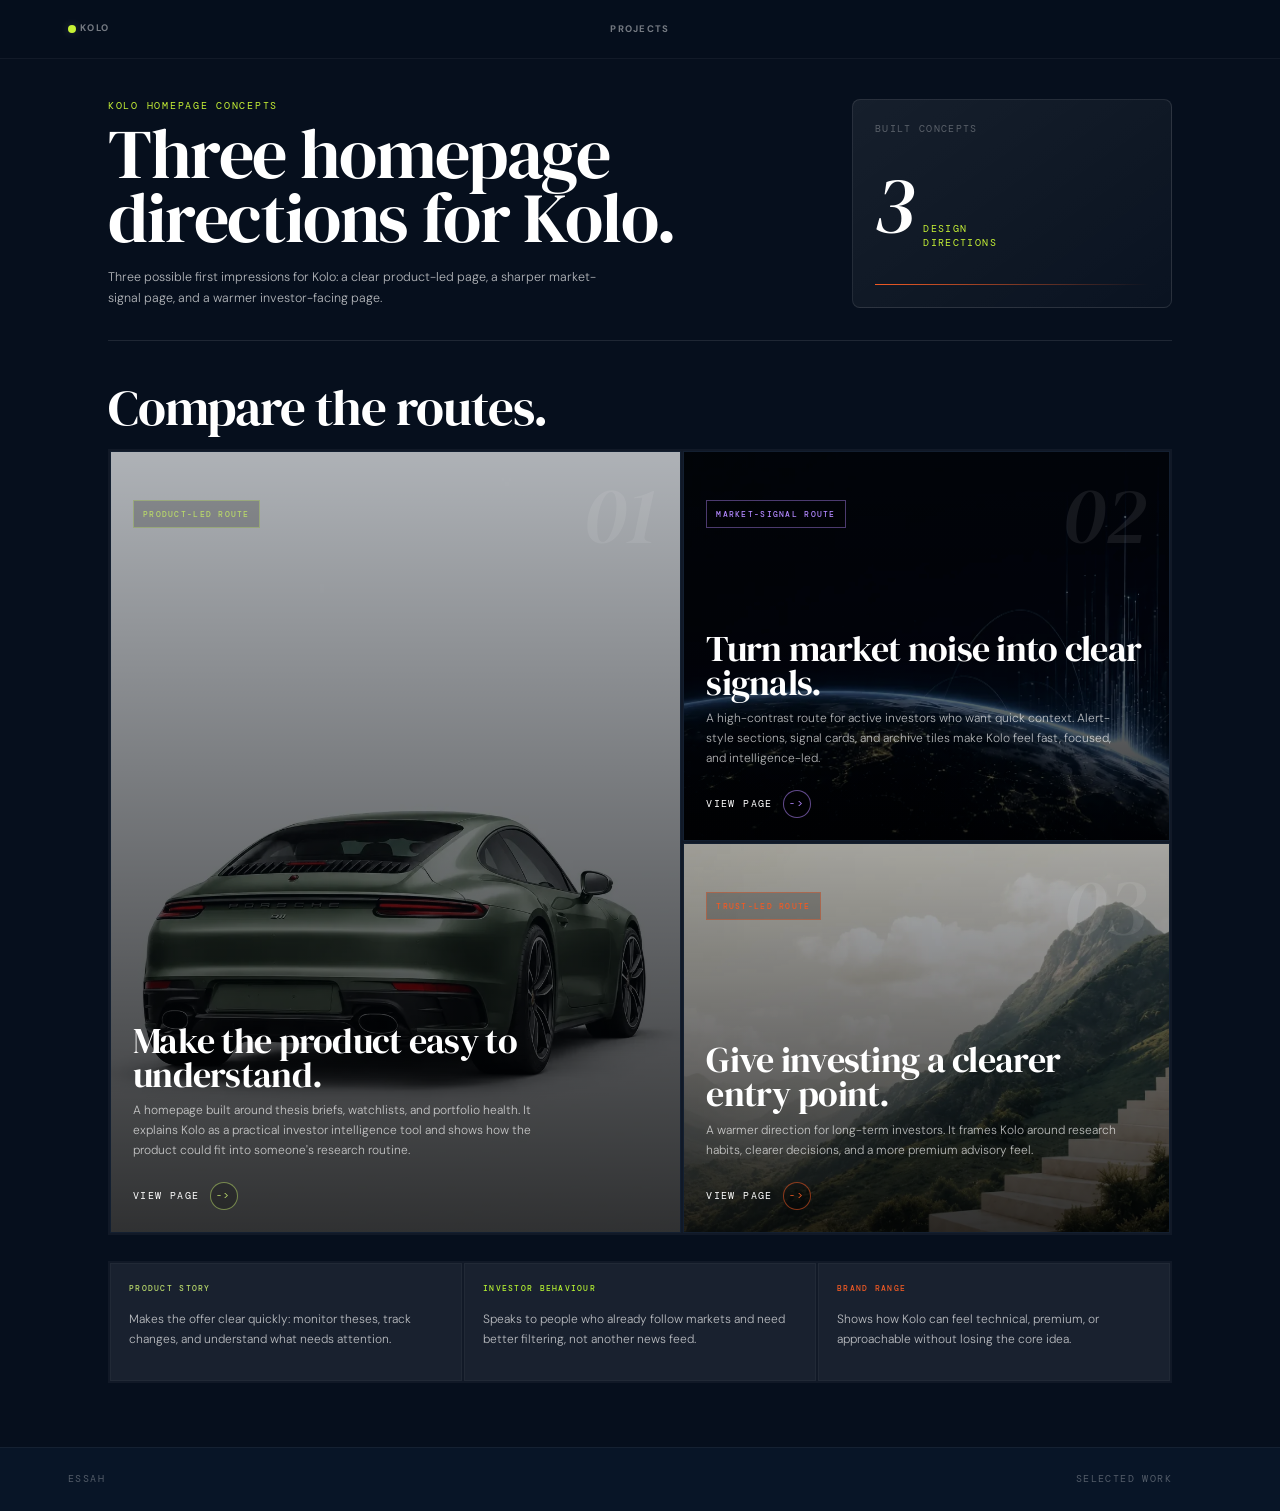
<file: index.html>
<!DOCTYPE html>
<html lang="en">
<head>
<meta charset="utf-8"/>
<meta name="viewport" content="width=device-width, initial-scale=1.0"/>
<title>Maureen Essah | Kolo Homepage Directions</title>
<link rel="icon" href="favicon-main.svg" type="image/svg+xml"/>
<link rel="preconnect" href="https://fonts.googleapis.com"/>
<link rel="preconnect" href="https://fonts.gstatic.com" crossorigin/>
<link href="https://fonts.googleapis.com/css2?family=DM+Sans:ital,opsz,wght@0,9..40,300;0,9..40,400;0,9..40,500;0,9..40,700;0,9..40,900;1,9..40,300;1,9..40,700&family=DM+Serif+Display:ital@0;1&family=DM+Mono:wght@400;500&display=swap" rel="stylesheet"/>
<style>
*,*::before,*::after{box-sizing:border-box;margin:0;padding:0}
:root{
  --bg:#060f1d;
  --bg2:#081527;
  --panel:#081527;
  --ink:#ffffff;
  --line:rgba(255,255,255,.1);
  --olive:#b8d86a;
  --deep:#b4f032;
  --orange:#f15a24;
  --lime:#c6f135;
  --purple:#b388ff;
  --w:#ffffff;
  --w70:rgba(255,255,255,.7);
  --w30:rgba(255,255,255,.3);
  --w05:rgba(255,255,255,.05);
  --serif:"DM Serif Display",Georgia,serif;
  --sans:"DM Sans",system-ui,sans-serif;
  --mono:"DM Mono",monospace;
  --ease:cubic-bezier(.16,1,.3,1)
}
html{scroll-behavior:smooth}
body{background:var(--bg);color:var(--ink);font-family:var(--sans);font-size:15px;line-height:1.5;-webkit-font-smoothing:antialiased;overflow-x:hidden}
a{color:inherit;text-decoration:none}
img{display:block;max-width:100%}
.wrap{max-width:1160px;margin:0 auto;padding:0 3rem}
::selection{background:var(--lime);color:var(--bg)}
#bar{position:fixed;top:0;left:0;height:2px;width:0;background:var(--lime);z-index:999;transition:width .06s linear}
.w{max-width:1160px;margin:0 auto;padding:0 3rem}
nav{position:sticky;top:0;z-index:200;background:rgba(6,15,29,.94);backdrop-filter:blur(18px);-webkit-backdrop-filter:blur(18px);border-bottom:1px solid var(--w05)}
.nav-inner{position:relative;display:flex;align-items:center;justify-content:center;height:58px;gap:1rem}
.nav-logo{position:absolute;left:-40px;top:50%;transform:translateY(-50%);flex-shrink:0;display:inline-flex;align-items:center;gap:4px;min-height:58px;padding-right:16px;text-decoration:none;color:rgba(255,255,255,.92)}
.nav-logo-dot{width:8px;height:8px;border-radius:999px;background:var(--lime);box-shadow:0 0 10px rgba(255,255,255,.18)}
.nav-logo-label{display:inline-flex;align-items:center;font:700 9.5px/1 var(--sans);letter-spacing:.14em;text-transform:uppercase;color:rgba(255,255,255,.45)}
.nav-links{display:flex;align-items:center;gap:.15rem;flex:0 0 auto;justify-content:center}
.nav-link{font-family:var(--sans);font-size:9.5px;font-weight:700;letter-spacing:.14em;text-transform:uppercase;color:rgba(255,255,255,.45);text-decoration:none;padding:.4rem .85rem;border-radius:3px;transition:color .15s,background .15s}
.nav-link:hover{color:var(--w);background:rgba(255,255,255,.07)}
.hero{display:grid;grid-template-columns:minmax(0,1fr) 320px;gap:48px;align-items:end;padding:2.5rem 0 2rem;border-bottom:1px solid var(--line)}
.hero-kicker{font-family:var(--mono);font-size:.6rem;letter-spacing:.18em;text-transform:uppercase;color:var(--lime);margin-bottom:.55rem}
h1{max-width:780px;font-family:var(--serif);font-size:clamp(2.8rem,5.5vw,5rem);font-weight:400;line-height:.9;letter-spacing:-.02em}
.hero-copy{max-width:520px;margin-top:1.15rem;color:var(--w70);font-size:.78rem;font-weight:300;line-height:1.65}
.hero-note{align-self:stretch;display:flex;flex-direction:column;justify-content:space-between;gap:28px;padding:22px;border:1px solid var(--line);background:linear-gradient(145deg,rgba(255,255,255,.065),rgba(255,255,255,.02));border-radius:8px}
.note-label{font-family:var(--mono);font-size:.6rem;letter-spacing:.14em;text-transform:uppercase;color:var(--w30)}
.note-count{display:flex;align-items:baseline;gap:10px}
.note-count strong{font-family:var(--serif);font-size:5rem;font-weight:400;font-style:italic;line-height:.85;letter-spacing:-.02em;color:var(--ink)}
.note-count span{font-family:var(--mono);font-size:.6rem;color:var(--lime);letter-spacing:.14em;text-transform:uppercase}
.note-line{height:1px;background:linear-gradient(90deg,var(--orange),transparent)}
.section-head{display:flex;align-items:end;justify-content:space-between;gap:24px;padding:2.6rem 0 1.1rem}
.section-head h2{font-family:var(--serif);font-size:clamp(2rem,4vw,3.4rem);font-weight:400;line-height:.95;letter-spacing:-.02em}
.section-head p{max-width:360px;color:var(--w70);font-size:.78rem;font-weight:300;line-height:1.65}
.design-grid{display:grid;grid-template-columns:1.08fr .92fr;gap:2px;padding:2px;background:rgba(255,255,255,.045);margin-bottom:54px}
.design-card{position:relative;min-height:390px;display:flex;flex-direction:column;justify-content:space-between;overflow:hidden;background:var(--panel);border:1px solid rgba(255,255,255,.045);isolation:isolate;transition:transform .28s var(--ease),border-color .28s var(--ease)}
.design-card:hover{transform:translateY(-3px);border-color:var(--accent)}
.design-card.featured{min-height:560px;grid-row:span 2}
.design-card::before{content:"";position:absolute;inset:0;background:linear-gradient(180deg,rgba(0,0,0,.06),rgba(0,0,0,.74));z-index:-1}
.design-card::after{content:"";position:absolute;inset:0;background:var(--accent);opacity:0;mix-blend-mode:color;z-index:-1;transition:opacity .32s var(--ease);pointer-events:none}
.design-card:hover::after{opacity:.86}
.design-card img{position:absolute;inset:0;width:100%;height:100%;object-fit:cover;opacity:.72;z-index:-2;filter:saturate(.92);transition:filter .32s var(--ease),opacity .32s var(--ease),transform .5s var(--ease)}
.design-card:hover img{opacity:.82;filter:grayscale(1) contrast(1.08) brightness(.92);transform:scale(1.025)}
.design-card.dark img{opacity:.78;filter:saturate(1.05) contrast(1.08)}
.design-card.orange img{opacity:.74}
.card-top{display:flex;align-items:center;justify-content:space-between;gap:16px;padding:22px}
.badge{font-family:var(--mono);font-size:.5rem;font-weight:500;letter-spacing:.16em;text-transform:uppercase;color:var(--accent);padding:7px 9px;border:1px solid color-mix(in srgb,var(--accent) 42%,transparent);background:rgba(0,0,0,.22)}
.card-num{font-family:var(--serif);font-size:5rem;font-style:italic;line-height:1;color:var(--w);opacity:.08}
.card-body{padding:22px}
.card-body h3{max-width:580px;font-family:var(--serif);font-size:clamp(1.5rem,2.8vw,2.6rem);font-weight:400;line-height:.95;letter-spacing:-.02em;margin-bottom:.6rem}
.card-body p{max-width:420px;color:var(--w70);font-size:.75rem;font-weight:300;line-height:1.65;margin-bottom:1.35rem}
.card-cta{display:inline-flex;align-items:center;gap:10px;font-family:var(--mono);font-size:.62rem;letter-spacing:.14em;text-transform:uppercase;color:#fff}
.card-cta span{display:grid;place-items:center;width:28px;height:28px;border:1px solid color-mix(in srgb,var(--accent) 54%,transparent);border-radius:50%;color:var(--accent);background:rgba(0,0,0,.22)}
.mood-row{display:grid;grid-template-columns:repeat(3,1fr);gap:2px;margin:-28px 0 64px;background:rgba(255,255,255,.045);padding:2px}
.mood{min-height:118px;padding:18px;background:rgba(255,255,255,.035);border:1px solid rgba(255,255,255,.035)}
.mood b{display:block;margin-bottom:16px;font-family:var(--mono);font-size:.5rem;font-weight:500;letter-spacing:.16em;text-transform:uppercase;color:var(--accent)}
.mood span{display:block;color:var(--w70);font-size:.75rem;font-weight:300;line-height:1.65}
footer{background:var(--bg2);border-top:1px solid var(--w05);padding:1.5rem 0}
.foot{display:flex;align-items:center;justify-content:space-between;gap:1rem;color:var(--w30);font-family:var(--mono);font-size:.62rem;letter-spacing:.14em;text-transform:uppercase;position:relative}
.foot span:first-child{transform:translateX(-40px)}
@media(max-width:860px){.nav-links{display:none}.hero{grid-template-columns:1fr;padding-top:48px}.hero-note{max-width:420px}.design-grid,.mood-row{grid-template-columns:1fr}.design-card.featured{min-height:480px}.design-card{min-height:410px}}
@media(max-width:560px){.wrap,.w{padding:0 1.5rem}.foot span:first-child{transform:none}h1{font-size:clamp(2.8rem,16vw,4.5rem)}.section-head{display:block}.section-head p{margin-top:14px}.card-top,.card-body{padding:18px}}
</style>
</head>
<body>
<div id="bar"></div>

<nav>
  <div class="w">
    <div class="nav-inner">
      <a class="nav-logo" href="https://moeessah.github.io/portfolio/"><span class="nav-logo-dot" aria-hidden="true"></span><span class="nav-logo-label">Kolo</span></a>
      <div class="nav-links">
        <a class="nav-link" href="#designs">Projects</a>
      </div>
    </div>
  </div>
</nav>
<main class="wrap">
  <section class="hero">
    <div>
      <p class="hero-kicker">Kolo homepage concepts</p>
      <h1>Three homepage directions for Kolo.</h1>
      <p class="hero-copy">Three possible first impressions for Kolo: a clear product-led page, a sharper market-signal page, and a warmer investor-facing page.</p>
    </div>
    <aside class="hero-note" aria-label="Kolo design summary">
      <p class="note-label">Built concepts</p>
      <div class="note-count"><strong>3</strong><span>design<br/>directions</span></div>
      <div class="note-line"></div>
    </aside>
  </section>
  <section id="designs" aria-label="Homepage designs">
    <div class="section-head">
      <h2>Compare the routes.</h2>
    </div>
    <div class="design-grid">
      <a class="design-card featured" href="olive/olive.html" style="--accent:var(--olive)">
        <img src="olive/assets/porsche-911-green.webp" alt="Green Porsche preview from the olive Kolo homepage"/>
        <div class="card-top"><span class="badge">Product-led route</span><span class="card-num">01</span></div>
        <div class="card-body">
          <h3>Make the product easy to understand.</h3>
          <p>A homepage built around thesis briefs, watchlists, and portfolio health. It explains Kolo as a practical investor intelligence tool and shows how the product could fit into someone's research routine.</p>
          <span class="card-cta">View page <span>-></span></span>
        </div>
      </a>
      <a class="design-card dark" href="dark/dark.html" style="--accent:var(--purple)">
        <img src="dark/assets/earth-horizon-data-beams.webp" alt="Dark earth horizon preview from the Kolo market noise homepage"/>
        <div class="card-top"><span class="badge">Market-signal route</span><span class="card-num">02</span></div>
        <div class="card-body">
          <h3>Turn market noise into clear signals.</h3>
          <p>A high-contrast route for active investors who want quick context. Alert-style sections, signal cards, and archive tiles make Kolo feel fast, focused, and intelligence-led.</p>
          <span class="card-cta">View page <span>-></span></span>
        </div>
      </a>
      <a class="design-card orange" href="orange/orange.html" style="--accent:var(--orange)">
        <img src="orange/assets/hero-mountain-stairs.webp" alt="Mountain and stone stairs preview from the orange Kolo homepage"/>
        <div class="card-top"><span class="badge">Trust-led route</span><span class="card-num">03</span></div>
        <div class="card-body">
          <h3>Give investing a clearer entry point.</h3>
          <p>A warmer direction for long-term investors. It frames Kolo around research habits, clearer decisions, and a more premium advisory feel.</p>
          <span class="card-cta">View page <span>-></span></span>
        </div>
      </a>
    </div>
    <div class="mood-row" aria-label="Design mood comparison">
      <div class="mood" style="--accent:var(--olive)"><b>Product story</b><span>Makes the offer clear quickly: monitor theses, track changes, and understand what needs attention.</span></div>
      <div class="mood" style="--accent:var(--deep)"><b>Investor behaviour</b><span>Speaks to people who already follow markets and need better filtering, not another news feed.</span></div>
      <div class="mood" style="--accent:var(--orange)"><b>Brand range</b><span>Shows how Kolo can feel technical, premium, or approachable without losing the core idea.</span></div>
    </div>
  </section>
</main>
<footer>
  <div class="w">
    <div class="foot">
      <span>Essah</span>
      <span>Selected Work</span>
    </div>
  </div>
</footer>

<script>
window.addEventListener('scroll',function(){
  const b=document.getElementById('bar');
  const s=document.body.scrollHeight-window.innerHeight;
  b.style.width=(s>0?(window.scrollY/s)*100:0)+'%';
});
</script>
</body>
</html>
</file>
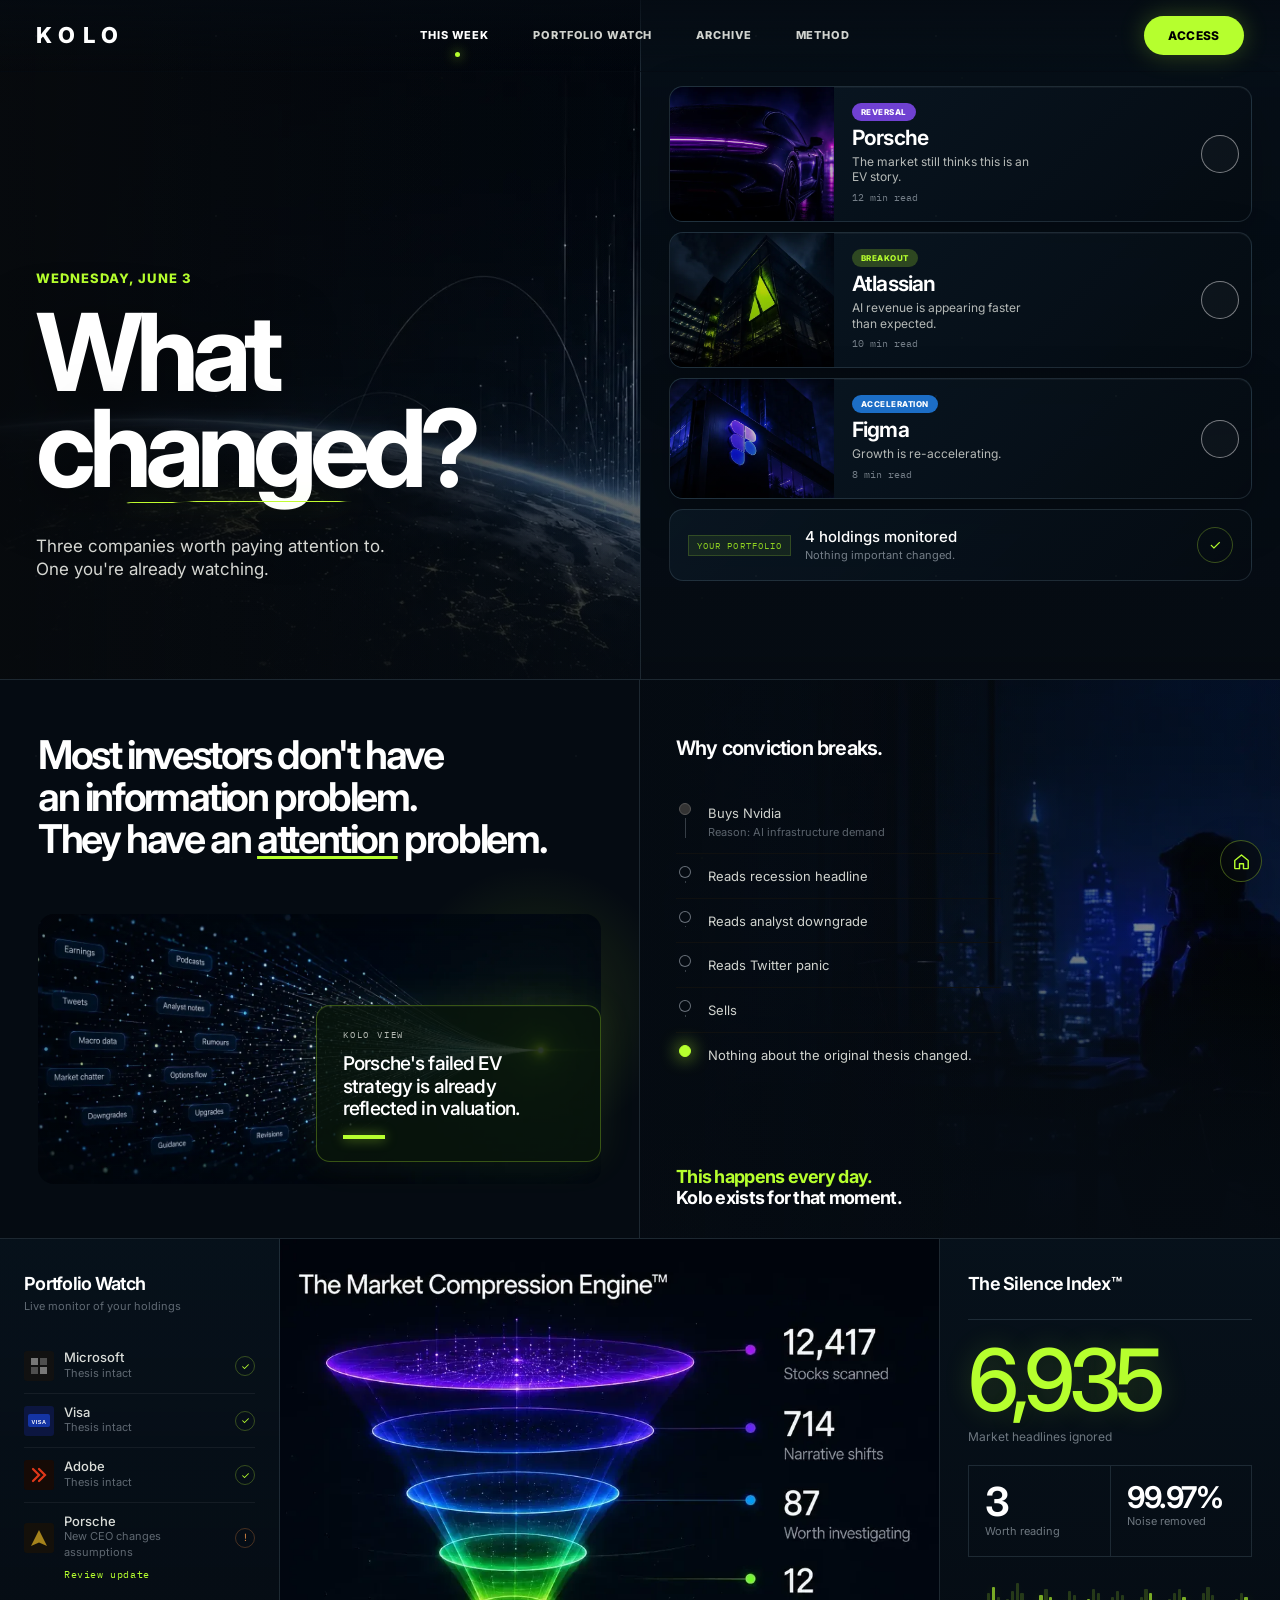
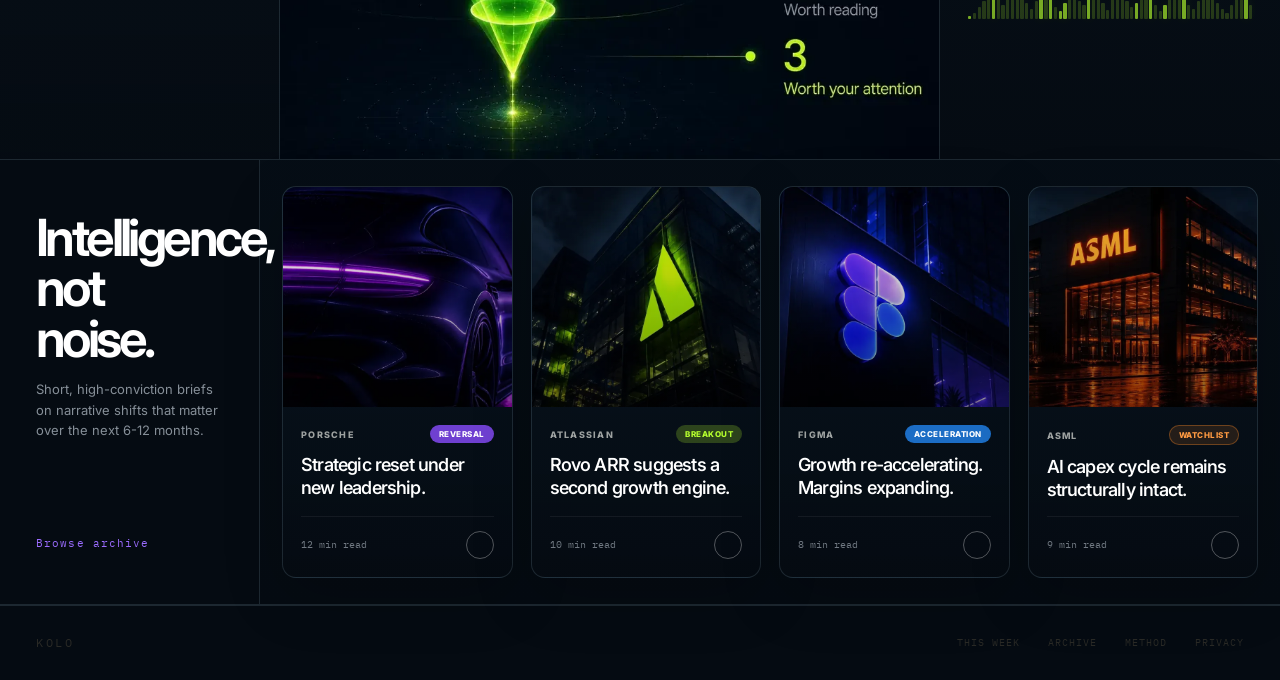
<file: dark/dark.html>
<!DOCTYPE html>
<html lang="en">
<head>
<meta charset="UTF-8">
<meta name="viewport" content="width=device-width, initial-scale=1.0">
<title>Kolo - Investing, without the noise</title>
<link rel="icon" href="favicon.svg?v=k" type="image/svg+xml">
<link rel="preconnect" href="https://fonts.googleapis.com">
<link rel="preconnect" href="https://fonts.gstatic.com" crossorigin>
<link href="https://fonts.googleapis.com/css2?family=Inter:wght@400;500;600;700;800&family=IBM+Plex+Mono:wght@400;500;600&display=swap" rel="stylesheet">
<style>
*, *::before, *::after { box-sizing: border-box; margin: 0; padding: 0; }
html { scroll-behavior: smooth; }
body {
  background: #080a0c;
  color: #d8d4cc;
  font-family: 'Barlow', sans-serif;
  font-size: 14px;
  line-height: 1.5;
  overflow-x: hidden;
  -webkit-font-smoothing: antialiased;
}

/* NAV */
nav {
  position: fixed; top: 0; left: 0; right: 0; z-index: 300;
  display: flex; align-items: center; justify-content: space-between;
  padding: 16px 36px;
  transition: background .3s, border-color .3s;
  border-bottom: 1px solid transparent;
}
nav.stuck { background: rgba(8,10,12,.95); backdrop-filter: blur(12px); border-color: var(--border); }
.n-logo { font-family: 'IBM Plex Mono', monospace; font-size: 14px; font-weight: 500; letter-spacing: .22em; color: #fff; }
.n-links { display: flex; gap: 32px; }
.n-links a { font-size: 12px; font-weight: 500; letter-spacing: .08em; text-transform: uppercase; color: var(--muted); text-decoration: none; transition: color .2s; }
.n-links a:hover { color: var(--text); }
.n-btn {
  font-family: 'IBM Plex Mono', monospace; font-size: 12px; letter-spacing: .1em;
  background: var(--lime); color: #000; border: none; cursor: pointer;
  padding: 9px 20px; display: flex; align-items: center; gap: 10px;
  font-weight: 500; transition: opacity .2s;
}
.n-btn:hover { opacity: .85; }

/* HERO */
.hero {
  display: grid; grid-template-columns: 1fr 1fr;
  min-height: 100vh;
  border-bottom: 1px solid var(--border);
}

/* LEFT */
.hero-l {
  position: relative; overflow: hidden;
  display: flex; flex-direction: column; justify-content: flex-end;
  padding: 0 0 52px 40px;
}
/* Full-bleed image placeholder */
.hero-img-bg {
  position: absolute; inset: 0;
  background: linear-gradient(180deg, #060810 0%, #080c18 40%, #060810 100%);
  display: flex; align-items: center; justify-content: center;
}
.hero-img-bg-label {
  font-family: 'IBM Plex Mono', monospace; font-size: 11px; letter-spacing: .12em;
  color: #1a1e28; text-align: center; line-height: 2; position: absolute; top: 50%; left: 50%;
  transform: translate(-50%,-50%); white-space: nowrap;
  border: 1px dashed #161820; padding: 16px 24px;
}
/* fake globe rings */
.globe-ring {
  position: absolute; border-radius: 50%;
  border: 1px solid rgba(60,80,180,.08);
  left: 50%; transform: translateX(-50%);
}

.hero-eyebrow {
  font-family: 'IBM Plex Mono', monospace; font-size: 11px; letter-spacing: .18em;
  text-transform: uppercase; color: var(--lime);
  margin-bottom: 18px; position: relative; z-index: 2;
  opacity: 0; animation: aUp .6s .1s forwards;
}
.hero-h1 {
  font-family: 'Barlow Condensed', sans-serif;
  font-size: clamp(80px, 9vw, 128px);
  font-weight: 800; line-height: .93; letter-spacing: -.01em;
  color: #ffffff; position: relative; z-index: 2;
  opacity: 0; animation: aUp .6s .22s forwards;
}
.hero-h1-ul {
  position: relative; display: inline-block;
}
.hero-h1-ul::after {
  content: '';
  position: absolute; left: 0; right: 0; bottom: -4px; height: 3px;
  background: linear-gradient(90deg, var(--lime) 0%, transparent 100%);
}
.hero-tagline {
  font-size: 15px; color: #555; margin-top: 24px;
  position: relative; z-index: 2; line-height: 1.5;
  opacity: 0; animation: aUp .6s .38s forwards;
}

/* RIGHT — cards */
.hero-r {
  display: flex; flex-direction: column;
  border-left: 1px solid var(--border);
  padding-top: 80px;
}

.acard {
  display: grid; grid-template-columns: 110px 1fr 64px;
  border-bottom: 1px solid var(--border);
  cursor: pointer; transition: background .18s;
  min-height: 108px; position: relative;
  opacity: 0;
}
.acard:nth-child(1) { animation: aIn .5s .5s forwards; }
.acard:nth-child(2) { animation: aIn .5s .62s forwards; }
.acard:nth-child(3) { animation: aIn .5s .74s forwards; }
.acard:hover { background: rgba(255,255,255,.018); }

/* thumbnail */
.ac-thumb {
  position: relative; overflow: hidden;
  display: flex; align-items: flex-end;
}
.ac-thumb-label {
  font-family: 'IBM Plex Mono', monospace; font-size: 8px; letter-spacing: .08em;
  color: #1c1c20; padding: 6px; line-height: 1.4; position: absolute;
  top: 50%; left: 50%; transform: translate(-50%,-50%); text-align: center; white-space: nowrap;
}
.ac-spark {
  position: absolute; bottom: 0; left: 0; right: 0; height: 48px; pointer-events: none;
}
/* mood BGs */
.t-porsche { background: linear-gradient(140deg, #100610 0%, #1e0c16 100%); }
.t-atlassian { background: linear-gradient(140deg, #040e12 0%, #081418 100%); }
.t-figma { background: linear-gradient(140deg, #0c0814 0%, #14101e 100%); }

.ac-body { padding: 14px 18px; display: flex; flex-direction: column; gap: 6px; }
.ac-tag {
  font-family: 'IBM Plex Mono', monospace; font-size: 9px; letter-spacing: .14em;
  text-transform: uppercase; padding: 3px 7px; width: fit-content; line-height: 1;
}
.t-rev { background: rgba(220,70,70,.15); color: #d86060; }
.t-brk { background: rgba(180,240,50,.12); color: var(--lime); }
.t-acc { background: rgba(70,140,240,.15); color: #70aef0; }
.t-pf  { background: rgba(180,240,50,.08); color: var(--lime-dim); border: 1px solid rgba(180,240,50,.18); }

.ac-name { font-family: 'Barlow Condensed', sans-serif; font-size: 22px; font-weight: 700; color: #fff; line-height: 1; }
.ac-desc { font-size: 12px; color: #4a4a46; line-height: 1.35; }
.ac-read { font-family: 'IBM Plex Mono', monospace; font-size: 10px; color: #2e2e2a; margin-top: auto; }

.ac-arr {
  display: flex; align-items: center; justify-content: center;
  border-left: 1px solid var(--border);
}
.ac-arr-circle {
  width: 40px; height: 40px; border-radius: 50%; border: 1px solid #252525;
  display: flex; align-items: center; justify-content: center;
  color: #444; font-size: 16px; transition: border-color .2s, color .2s;
}
.acard:hover .ac-arr-circle { border-color: #555; color: #ccc; }
.ac-arr-check { border-color: rgba(180,240,50,.3) !important; color: var(--lime) !important; }

/* portfolio row */
.pf-row {
  display: flex; align-items: center; gap: 14px;
  padding: 16px 18px;
  opacity: 0; animation: aIn .5s .88s forwards;
}
.pf-tag {
  font-family: 'IBM Plex Mono', monospace; font-size: 9px; letter-spacing: .12em;
  text-transform: uppercase; padding: 3px 8px;
  background: rgba(180,240,50,.08); color: var(--lime-dim);
  border: 1px solid rgba(180,240,50,.18);
}
.pf-text { font-size: 14px; color: #ccc; font-weight: 500; }
.pf-sub { font-size: 11px; color: #404040; }
.pf-chk {
  margin-left: auto; width: 36px; height: 36px; border-radius: 50%;
  border: 1px solid rgba(180,240,50,.3);
  display: flex; align-items: center; justify-content: center;
  color: var(--lime); font-size: 14px;
}

/* SECTION 2: ATTENTION */
.s2 {
  display: grid; grid-template-columns: 1fr 1fr;
  border-bottom: 1px solid var(--border);
}

.s2-left {
  padding: 56px 44px; border-right: 1px solid var(--border);
  display: flex; flex-direction: column; gap: 36px;
}
.s2-h {
  font-family: 'Barlow Condensed', sans-serif; font-size: clamp(26px, 3vw, 38px);
  font-weight: 700; line-height: 1.15; color: #fff;
}
.s2-h u {
  text-decoration: underline; text-decoration-color: var(--lime);
  text-underline-offset: 3px; text-decoration-thickness: 2px;
}

/* word cloud area */
.wcloud {
  flex: 1; display: flex; flex-wrap: wrap; gap: 6px;
  align-content: flex-start; padding: 8px 0;
  position: relative;
}
.wc {
  font-family: 'IBM Plex Mono', monospace; font-size: 10px;
  letter-spacing: .04em; padding: 4px 9px;
  border: 1px solid #181818; color: #303030;
  transition: color .6s, border-color .6s; cursor: default; white-space: nowrap;
}
.wc.lit { color: #555; border-color: #2a2a2a; }

/* funnel beam lines */
.wcloud-beam {
  position: absolute; right: -44px; top: 50%;
  transform: translateY(-50%);
  pointer-events: none;
}

/* kolo view card */
.kv-card {
  background: #0b140a; border: 1px solid #1e2e10;
  padding: 22px 26px;
}
.kv-label {
  font-family: 'IBM Plex Mono', monospace; font-size: 9px; letter-spacing: .2em;
  text-transform: uppercase; color: #3a5020; margin-bottom: 12px;
}
.kv-text {
  font-family: 'Barlow Condensed', sans-serif; font-size: 22px;
  font-weight: 700; color: #fff; line-height: 1.2; margin-bottom: 14px;
}
.kv-bar { width: 36px; height: 3px; background: var(--lime); }

/* s2 right */
.s2-right { display: grid; grid-template-columns: 1fr 160px; }
.s2-conviction { padding: 56px 36px; border-right: 1px solid var(--border); }
.s2-title { font-family: 'Barlow Condensed', sans-serif; font-size: 20px; font-weight: 700; color: #fff; margin-bottom: 28px; }

.journey { display: flex; flex-direction: column; }
.jrow {
  display: flex; gap: 14px; padding: 12px 0;
  border-bottom: 1px solid #0f1010; position: relative;
}
.jrow:last-child { border-bottom: none; }
.jcol { display: flex; flex-direction: column; align-items: center; width: 18px; flex-shrink: 0; }
.jdot {
  width: 12px; height: 12px; border-radius: 50%;
  border: 1px solid #252525; background: #080a0c; flex-shrink: 0; z-index: 1;
}
.jdot.red { border-color: #c04040; background: #c04040; }
.jdot.lime { border-color: var(--lime); background: var(--lime); }
.jline { width: 1px; flex: 1; background: #141414; margin: 3px 0; }
.jtext { font-size: 13px; color: #bbb; padding-top: 1px; }
.jsub { font-size: 11px; color: #383838; margin-top: 2px; }
.jred { color: #c06060; }
.jlime { color: #d8d4cc; }

.s2-photo {
  position: relative; overflow: hidden;
  /* PLACEHOLDER: city skyline at night photo */
  background: linear-gradient(170deg, #07080e 0%, #0c0d18 50%, #060710 100%);
}
.s2-photo-label {
  position: absolute; top: 50%; left: 50%; transform: translate(-50%,-50%);
  font-family: 'IBM Plex Mono', monospace; font-size: 9px; letter-spacing: .08em;
  color: #141620; text-align: center; border: 1px dashed #141620; padding: 12px; white-space: nowrap;
}
.s2-callout {
  position: absolute; bottom: 0; left: 0; right: 0; padding: 20px 16px;
  background: linear-gradient(0deg, rgba(6,7,10,.95) 0%, transparent 100%);
}
.s2-callout-lime { font-family: 'Barlow Condensed', sans-serif; font-size: 18px; font-weight: 700; color: var(--lime); line-height: 1.15; }
.s2-callout-white { font-family: 'Barlow Condensed', sans-serif; font-size: 18px; font-weight: 700; color: #fff; line-height: 1.15; }

/* SECTION 3: DATA */
.s3 {
  display: grid; grid-template-columns: 220px 1fr 300px;
  border-bottom: 1px solid var(--border);
  background: #07080a;
}

/* PW */
.pw {
  padding: 32px 24px; border-right: 1px solid var(--border);
  display: flex; flex-direction: column;
}
.s3-title { font-family: 'Barlow Condensed', sans-serif; font-size: 18px; font-weight: 700; color: #fff; margin-bottom: 2px; }
.s3-sub { font-size: 11px; color: #383838; margin-bottom: 24px; }

.hrow {
  display: flex; align-items: center; gap: 10px;
  padding: 11px 0; border-bottom: 1px solid #0e0e0e;
}
.hrow:last-of-type { border-bottom: none; }
.hlogo {
  width: 30px; height: 30px; border-radius: 3px;
  background: #111; display: flex; align-items: center; justify-content: center; flex-shrink: 0;
}
.hname { font-size: 13px; font-weight: 500; color: #ccc; line-height: 1.2; }
.hthesis { font-size: 11px; color: #383838; }
.hok {
  margin-left: auto; width: 20px; height: 20px; border-radius: 50%;
  border: 1px solid rgba(180,240,50,.28); color: var(--lime); font-size: 10px;
  display: flex; align-items: center; justify-content: center; flex-shrink: 0;
}
.hwarn {
  margin-left: auto; width: 20px; height: 20px; border-radius: 50%;
  border: 1px solid rgba(220,130,60,.3); color: #d08040; font-size: 10px;
  display: flex; align-items: center; justify-content: center; flex-shrink: 0;
}
.hreview {
  font-family: 'IBM Plex Mono', monospace; font-size: 10px; letter-spacing: .06em;
  color: var(--lime); display: flex; align-items: center; gap: 4px; margin-top: 3px;
  text-decoration: none;
}

/* ENGINE */
.engine {
  padding: 32px 36px; border-right: 1px solid var(--border);
  display: flex; flex-direction: column; align-items: center;
  background: #06070a;
}
.engine-hdr { align-self: flex-start; margin-bottom: 4px; }
.engine-title-text { font-size: 14px; font-weight: 500; color: #ccc; }

/* Funnel SVG */
.funnel-svg-wrap { width: 100%; max-width: 320px; margin: 24px 0 20px; }

/* engine stats */
.estates { align-self: stretch; }
.estat {
  display: flex; align-items: baseline; gap: 14px;
  padding: 9px 0 9px 14px; border-bottom: 1px solid #0e0e0e;
  position: relative;
}
.estat::before {
  content: ''; position: absolute; left: 0; top: 50%; transform: translateY(-50%);
  width: 5px; height: 5px; border-radius: 50%;
}
.ep::before { background: #8050e0; }
.eb::before { background: #4080d0; }
.eg::before { background: #30b070; }
.el::before { background: var(--lime); }
.elb::before { background: var(--lime); box-shadow: 0 0 6px var(--lime); }
.estat-num { font-family: 'Barlow Condensed', sans-serif; font-size: 28px; font-weight: 700; color: #fff; line-height: 1; }
.elb .estat-num { color: var(--lime); }
.estat-lbl { font-size: 11px; color: #444; }

/* SILENCE */
.silence {
  padding: 32px 28px;
  display: flex; flex-direction: column;
}
.sil-divider { border-top: 1px solid var(--border); margin: 20px 0; }
.sil-big { font-family: 'Barlow Condensed', sans-serif; font-size: 80px; font-weight: 800; color: var(--lime); line-height: .95; letter-spacing: -.03em; margin-bottom: 6px; }
.sil-lbl { font-size: 12px; color: #444; }
.sil-grid { display: grid; grid-template-columns: 1fr 1fr; border: 1px solid var(--border); }
.sil-cell { padding: 16px; }
.sil-cell + .sil-cell { border-left: 1px solid var(--border); }
.sil-num { font-family: 'Barlow Condensed', sans-serif; font-size: 40px; font-weight: 800; color: #fff; line-height: 1; }
.sil-num-pct { font-family: 'Barlow Condensed', sans-serif; font-size: 30px; font-weight: 800; color: #fff; line-height: 1; }
.sil-cell-lbl { font-size: 11px; color: #404040; margin-top: 2px; }

/* waveform */
.waveform { display: flex; align-items: flex-end; gap: 1.5px; height: 36px; margin-top: 16px; }
.wfb { flex: 1; background: var(--lime); opacity: .18; border-radius: 1px; transition: height .4s, opacity .4s; min-height: 2px; }
.wfb.on { opacity: .65; }

/* SECTION 4: INTELLIGENCE */
.s4 {
  display: grid; grid-template-columns: 260px 1fr;
  border-bottom: 1px solid var(--border);
}
.s4-left {
  padding: 52px 36px; border-right: 1px solid var(--border);
  display: flex; flex-direction: column; justify-content: space-between;
}
.s4-h {
  font-family: 'Barlow Condensed', sans-serif; font-size: clamp(40px, 4vw, 58px);
  font-weight: 800; color: #fff; line-height: 1; margin-bottom: 16px;
}
.s4-sub { font-size: 13px; color: #444; line-height: 1.6; max-width: 220px; margin-bottom: 28px; }
.s4-link {
  font-family: 'IBM Plex Mono', monospace; font-size: 11px; letter-spacing: .1em;
  color: var(--lime); text-decoration: none; display: flex; align-items: center; gap: 6px;
  transition: opacity .2s;
}
.s4-link:hover { opacity: .7; }

.arch-grid { display: grid; grid-template-columns: repeat(4, 1fr); }
.arch {
  border-left: 1px solid var(--border);
  display: flex; flex-direction: column;
  cursor: pointer; transition: background .18s;
}
.arch:hover { background: rgba(255,255,255,.015); }

.arch-thumb {
  height: 190px; position: relative; overflow: hidden;
  display: flex; align-items: flex-end;
}
/* PLACEHOLDERS — replace with real images */
.at-porsche  { background: linear-gradient(155deg, #0c040c 0%, #180a14 60%, #0a0306 100%); }
.at-atlassian{ background: linear-gradient(155deg, #030c10 0%, #061216 60%, #020a0e 100%); }
.at-figma    { background: linear-gradient(155deg, #08040e 0%, #100c1a 60%, #060210 100%); }
.at-asml     { background: linear-gradient(155deg, #080604 0%, #120e08 60%, #0a0804 100%); }
.at-placeholder {
  position: absolute; inset: 0; display: flex; align-items: center; justify-content: center;
  font-family: 'IBM Plex Mono', monospace; font-size: 8px; letter-spacing: .08em;
  color: #161618; text-align: center; padding: 8px;
}

.arch-body { padding: 18px; display: flex; flex-direction: column; flex: 1; }
.arch-top { display: flex; justify-content: space-between; align-items: center; margin-bottom: 10px; }
.arch-co { font-family: 'IBM Plex Mono', monospace; font-size: 9px; letter-spacing: .14em; text-transform: uppercase; color: #3a3a36; }
.arch-title { font-family: 'Barlow Condensed', sans-serif; font-size: 17px; font-weight: 700; color: #fff; line-height: 1.2; flex: 1; }
.arch-foot {
  display: flex; align-items: center; justify-content: space-between;
  margin-top: auto; padding-top: 14px; border-top: 1px solid #0e0e0e;
}
.arch-read { font-family: 'IBM Plex Mono', monospace; font-size: 10px; color: #2c2c28; }
.arch-arrow {
  width: 28px; height: 28px; border-radius: 50%; border: 1px solid #1e1e1e;
  display: flex; align-items: center; justify-content: center; color: #333; font-size: 12px;
  transition: border-color .2s, color .2s;
}
.arch:hover .arch-arrow { border-color: #444; color: #aaa; }

/* FOOTER */
footer {
  padding: 28px 36px; display: flex; align-items: center; justify-content: space-between;
  border-top: 1px solid #0e0e0e;
}
.f-logo { font-family: 'IBM Plex Mono', monospace; font-size: 12px; letter-spacing: .22em; color: #2a2a26; }
.f-links { display: flex; gap: 28px; }
.f-links a { font-family: 'IBM Plex Mono', monospace; font-size: 10px; letter-spacing: .1em; text-transform: uppercase; color: #2a2a26; text-decoration: none; transition: color .2s; }
.f-links a:hover { color: #555; }

/* KEYFRAMES */
@keyframes aUp { from { opacity: 0; transform: translateY(18px); } to { opacity: 1; transform: translateY(0); } }
@keyframes aIn { from { opacity: 0; } to { opacity: 1; } }

.rv { opacity: 0; transform: translateY(20px); transition: opacity .6s ease, transform .6s ease; }
.rv.in { opacity: 1; transform: translateY(0); }


/* REFERENCE MATCH PASS: imagery, typography, spacing */
:root {
  --lime: #b6ff2e;
  --lime-dim: #8ed021;
  --border: rgba(140, 170, 190, .18);
  --surface: #081622;
  --text: #f2f4ee;
  --muted: #7c8792;
}

body {
  background:
    radial-gradient(circle at 72% 3%, rgba(43, 91, 150, .12), transparent 32%),
    radial-gradient(circle at 18% 28%, rgba(132, 77, 255, .08), transparent 26%),
    #050b12;
  color: var(--text);
  font-family: 'Inter', system-ui, -apple-system, BlinkMacSystemFont, 'Segoe UI', sans-serif;
  font-size: 15px;
  line-height: 1.45;
}

body::before {
  content: '';
  position: fixed;
  inset: 0;
  pointer-events: none;
  z-index: 999;
  opacity: .09;
  background-image:
    radial-gradient(circle at 20% 20%, rgba(255,255,255,.28) 0 1px, transparent 1.5px),
    radial-gradient(circle at 70% 30%, rgba(182,255,46,.18) 0 1px, transparent 1.4px);
  background-size: 180px 180px, 260px 260px;
  mix-blend-mode: screen;
}

nav {
  padding: 16px 36px;
  background: linear-gradient(180deg, rgba(5,11,18,.72), rgba(5,11,18,0));
}
nav.stuck { background: rgba(5,11,18,.88); border-color: var(--border); }
.n-logo {
  font-family: 'Inter', sans-serif;
  font-size: 22px;
  font-weight: 800;
  letter-spacing: .34em;
  color: #fff;
}
.n-links { gap: 44px; }
.n-links a {
  font-family: 'Inter', sans-serif;
  font-size: 11px;
  font-weight: 800;
  letter-spacing: .08em;
  color: rgba(242,244,238,.86);
}
.n-links a:first-child { color: #fff; position: relative; }
.n-links a:first-child::after {
  content: '';
  position: absolute;
  width: 5px;
  height: 5px;
  left: 50%;
  bottom: -14px;
  border-radius: 999px;
  background: var(--lime);
  box-shadow: 0 0 12px var(--lime);
}
.n-btn {
  border-radius: 999px;
  padding: 12px 24px;
  font-family: 'Inter', sans-serif;
  font-size: 12px;
  font-weight: 800;
  letter-spacing: .04em;
  box-shadow: 0 0 24px rgba(182,255,46,.25);
}

.hero {
  min-height: 680px;
  background: #050b12;
  border-bottom: 1px solid var(--border);
}
.hero-l { padding: 0 40px 58px 36px; }
.hero-r {
  padding: 86px 28px 26px;
  gap: 10px;
  border-left: 1px solid var(--border);
  background: linear-gradient(180deg, rgba(8,22,34,.34), rgba(5,11,18,.88));
}
.hero-img-bg {
  background:
    linear-gradient(90deg, rgba(5,11,18,.84) 0%, rgba(5,11,18,.42) 38%, rgba(5,11,18,.12) 100%),
    linear-gradient(180deg, rgba(5,11,18,.06) 0%, rgba(5,11,18,.14) 48%, rgba(5,11,18,.88) 100%),
    url('assets/earth-horizon-data-beams.webp') center bottom / cover no-repeat;
}
.hero-img-bg-label, .globe-ring { display: none !important; }
.hero-eyebrow {
  font-family: 'Inter', sans-serif;
  font-size: 13px;
  font-weight: 800;
  letter-spacing: .08em;
  color: var(--lime);
  margin-bottom: 16px;
}
.hero-h1 {
  font-family: 'Inter', sans-serif;
  font-size: clamp(76px, 8.4vw, 118px);
  font-weight: 700;
  line-height: .9;
  letter-spacing: -.065em;
  color: #fff;
  text-shadow: 0 12px 56px rgba(0,0,0,.6);
}
.hero-h1-ul::after {
  height: 20px;
  left: -2px;
  right: -2px;
  bottom: -15px;
  background: url('assets/lime-brush-underline.webp') center / 100% 100% no-repeat;
  filter: drop-shadow(0 0 12px rgba(182,255,46,.72));
}
.hero-tagline {
  margin-top: 38px;
  color: rgba(242,244,238,.88);
  font-size: 17px;
  line-height: 1.35;
}

.acard {
  grid-template-columns: 164px 1fr 62px;
  min-height: 116px;
  border: 1px solid var(--border);
  border-radius: 14px;
  overflow: hidden;
  background: linear-gradient(135deg, rgba(11,26,39,.86), rgba(5,11,18,.92));
  box-shadow: inset 0 1px 0 rgba(255,255,255,.04), 0 18px 50px rgba(0,0,0,.22);
}
.acard + .acard { margin-top: 0; }
.acard:hover { background: linear-gradient(135deg, rgba(14,32,48,.95), rgba(5,11,18,.96)); }
.ac-thumb { background-size: cover !important; background-position: center !important; }
.ac-thumb-label { display: none !important; }
.ac-thumb::after, .arch-thumb::after, .s2-photo::after {
  content: '';
  position: absolute;
  inset: 0;
  background: linear-gradient(180deg, rgba(0,0,0,0), rgba(0,0,0,.42));
  pointer-events: none;
}
.t-porsche { background-image: url('assets/porsche-purple-ev-rear.webp'); }
.t-atlassian { background-image: url('assets/atlassian-lime-building.webp'); }
.t-figma { background-image: url('assets/figma-neon-building.webp'); }
.ac-spark { opacity: 0; }
.ac-body { padding: 16px 18px; gap: 6px; }
.ac-tag {
  border-radius: 999px;
  font-family: 'Inter', sans-serif;
  font-size: 8px;
  font-weight: 800;
  letter-spacing: .06em;
  padding: 5px 9px;
}
.t-rev { background: rgba(138,77,255,.8); color: #fff; }
.t-brk { background: rgba(182,255,46,.22); color: var(--lime); }
.t-acc { background: rgba(35,140,255,.75); color: #fff; }
.t-pf { background: rgba(255,138,40,.12); color: #ff9b42; border-color: rgba(255,138,40,.34); }
.ac-name {
  font-family: 'Inter', sans-serif;
  font-size: 21px;
  font-weight: 650;
  letter-spacing: -.04em;
}
.ac-desc { color: rgba(242,244,238,.74); font-size: 12px; line-height: 1.28; max-width: 190px; }
.ac-read { color: rgba(184,194,204,.62); font-size: 10px; }
.ac-arr { border-left: none; }
.ac-arr-circle {
  width: 38px;
  height: 38px;
  border-color: rgba(255,255,255,.45);
  color: #fff;
  background: rgba(255,255,255,.03);
}
.pf-row {
  margin-top: 0;
  border: 1px solid var(--border);
  border-radius: 14px;
  background: linear-gradient(135deg, rgba(11,26,39,.72), rgba(5,11,18,.92));
}
.pf-text { color: #fff; font-size: 15px; }
.pf-sub { color: rgba(184,194,204,.62); }

.s2 {
  background: #050b12;
  border-bottom: 1px solid var(--border);
}
.s2-left {
  position: relative;
  min-height: 410px;
  padding: 54px 38px;
  border-right: 1px solid var(--border);
  background: radial-gradient(circle at 84% 58%, rgba(182,255,46,.13), transparent 22%);
}
.s2-h {
  font-family: 'Inter', sans-serif;
  font-size: clamp(28px, 3.1vw, 42px);
  font-weight: 650;
  letter-spacing: -.06em;
  line-height: 1.06;
  max-width: 560px;
}
.s2-h u { text-decoration-color: var(--lime); text-decoration-thickness: 3px; }
.wcloud {
  min-height: 270px;
  margin-top: 18px;
  background:
    linear-gradient(90deg, rgba(5,11,18,.16), rgba(5,11,18,.02) 54%, rgba(5,11,18,.18)),
    url('assets/information-noise-particle-funnel.webp') center / cover no-repeat;
  border-radius: 16px;
  overflow: hidden;
  box-shadow: inset 0 0 60px rgba(5,11,18,.4);
}
.wcloud .wc { display: none; }
.kv-card {
  position: absolute;
  right: 38px;
  bottom: 46px;
  width: 285px;
  border-radius: 14px;
  background: rgba(9,22,12,.83);
  border: 1px solid rgba(182,255,46,.28);
  box-shadow: 0 0 38px rgba(182,255,46,.08), inset 0 1px 0 rgba(255,255,255,.04);
}
.kv-label { color: rgba(242,244,238,.74); }
.kv-text {
  font-family: 'Inter', sans-serif;
  font-size: 21px;
  font-weight: 550;
  letter-spacing: -.045em;
}
.kv-bar { background: var(--lime); height: 4px; width: 42px; box-shadow: 0 0 12px rgba(182,255,46,.6); }

.s2-right { grid-template-columns: minmax(300px, 1fr) minmax(260px, .82fr); }
.s2-conviction { padding: 54px 36px; border-right: 1px solid var(--border); }
.s2-title {
  font-family: 'Inter', sans-serif;
  font-size: 20px;
  font-weight: 650;
  letter-spacing: -.04em;
}
.jtext { color: rgba(242,244,238,.86); }
.jsub { color: rgba(184,194,204,.48); }
.jdot { border-color: rgba(184,194,204,.55); background: #050b12; }
.jline { background: rgba(184,194,204,.28); }
.jdot.red { border-color: rgba(184,194,204,.55); background: #050b12; }
.jred { color: rgba(242,244,238,.86); }
.jdot.lime { box-shadow: 0 0 18px var(--lime); }
.s2-photo {
  background:
    linear-gradient(90deg, rgba(5,11,18,.34), rgba(5,11,18,.04)),
    url('assets/office-silhouette-night.webp') center / cover no-repeat;
}
.s2-photo-label { display:none !important; }
.s2-callout { z-index: 1; }
.s2-callout-lime, .s2-callout-white {
  font-family: 'Inter', sans-serif;
  font-size: 18px;
  font-weight: 700;
  letter-spacing: -.04em;
}
.s2-callout-lime { color: var(--lime); }

.s3 {
  grid-template-columns: 280px minmax(390px, 1fr) 340px;
  background: #050b12;
  border-bottom: 1px solid var(--border);
}
.pw, .engine, .silence { background: linear-gradient(180deg, rgba(8,22,34,.54), rgba(5,11,18,.96)); }
.pw, .engine { border-right: 1px solid var(--border); }
.s3-title {
  font-family: 'Inter', sans-serif;
  font-size: 18px;
  font-weight: 650;
  letter-spacing: -.04em;
}
.s3-sub { color: rgba(184,194,204,.5); }
.hrow { border-bottom-color: rgba(255,255,255,.06); }
.hname { color: rgba(242,244,238,.9); }
.hthesis { color: rgba(184,194,204,.5); }
.engine-title-text {
  font-family: 'Inter', sans-serif;
  font-size: 18px;
  font-weight: 650;
  letter-spacing: -.04em;
  color: #fff;
}
.funnel-svg-wrap {
  width: 100%;
  max-width: 390px;
  height: 330px;
  margin: 18px 0 8px;
  background: url('assets/market-compression-engine-funnel.webp') center / contain no-repeat;
  filter: drop-shadow(0 0 28px rgba(35,140,255,.16));
}
.funnel-svg-wrap svg { display: none; }
.estat { border-bottom-color: rgba(255,255,255,.06); }
.estat-num {
  font-family: 'Inter', sans-serif;
  font-size: 27px;
  font-weight: 650;
  letter-spacing: -.04em;
}
.estat-lbl { color: rgba(184,194,204,.58); }
.sil-big {
  font-family: 'Inter', sans-serif;
  font-size: 86px;
  font-weight: 500;
  color: var(--lime);
  letter-spacing: -.07em;
  text-shadow: 0 0 28px rgba(182,255,46,.18);
}
.sil-lbl, .sil-cell-lbl { color: rgba(184,194,204,.58); }
.sil-num, .sil-num-pct {
  font-family: 'Inter', sans-serif;
  font-weight: 650;
  letter-spacing: -.05em;
}
.waveform { height: 46px; }
.wfb { background: var(--lime); box-shadow: 0 0 10px rgba(182,255,46,.16); }

.s4 {
  grid-template-columns: 260px 1fr;
  background: #050b12;
}
.s4-left { border-right: 1px solid var(--border); }
.s4-h {
  font-family: 'Inter', sans-serif;
  font-size: clamp(34px, 4vw, 58px);
  font-weight: 650;
  letter-spacing: -.07em;
  line-height: .98;
}
.s4-sub { color: rgba(184,194,204,.72); }
.s4-link { color: #9b6cff; }
.arch-grid {
  gap: 18px;
  padding: 26px 22px;
  background: linear-gradient(180deg, rgba(8,22,34,.22), rgba(5,11,18,.9));
}
.arch {
  border: 1px solid var(--border);
  border-radius: 14px;
  overflow: hidden;
  background: linear-gradient(180deg, rgba(11,26,39,.7), rgba(5,11,18,.96));
  box-shadow: inset 0 1px 0 rgba(255,255,255,.04), 0 18px 60px rgba(0,0,0,.2);
}
.arch + .arch { border-left: 1px solid var(--border); }
.arch-thumb {
  height: 220px;
  background-size: cover !important;
  background-position: center !important;
}
.at-porsche { background-image: url('assets/porsche-archive-crop.webp'); }
.at-atlassian { background-image: url('assets/atlassian-archive-crop.webp'); }
.at-figma { background-image: url('assets/figma-archive-crop.webp'); }
.at-asml { background-image: url('assets/asml-archive-crop.webp'); }
.at-placeholder { display:none !important; }
.arch-body { padding: 18px; min-height: 170px; }
.arch-co {
  font-family: 'Inter', sans-serif;
  font-size: 9px;
  font-weight: 800;
  color: rgba(242,244,238,.64);
}
.arch-title {
  font-family: 'Inter', sans-serif;
  font-size: 18px;
  font-weight: 560;
  letter-spacing: -.045em;
  line-height: 1.28;
}
.arch-foot { border-top-color: rgba(255,255,255,.06); }
.arch-read { color: rgba(184,194,204,.6); }
.arch-arrow { border-color: rgba(255,255,255,.3); color: #fff; }

footer { background: #050b12; border-top: 1px solid var(--border); }

@media (max-width: 980px) {
  .hero, .s2, .s4 { grid-template-columns: 1fr; }
  .hero-r, .s2-left, .s2-conviction, .pw, .engine { border-left: 0; border-right: 0; }
  .s3 { grid-template-columns: 1fr; }
  .s2-right { grid-template-columns: 1fr; }
  .s2-photo { min-height: 320px; }
  .arch-grid { grid-template-columns: 1fr 1fr; }
  .kv-card { position: relative; right:auto; bottom:auto; margin-left:auto; margin-top:-95px; }
}

@media (max-width: 640px) {
  nav { padding: 14px 18px; }
  .n-links { display:none; }
  .hero-l { min-height: 560px; padding-left: 22px; padding-right: 22px; }
  .hero-h1 { font-size: 72px; }
  .acard { grid-template-columns: 120px 1fr 54px; }
  .arch-grid { grid-template-columns: 1fr; }
  .kv-card { width: 100%; margin-top: 16px; }
}


/* USER REQUESTED EDITS */

/* Kolo View card: move whole card 30px up and make main copy 2px smaller */
.kv-card {
  bottom: 76px;
}
.kv-text {
  font-size: 19px;
}

/* Use the office photo as the full background for the whole Why conviction breaks panel */
.s2-right {
  position: relative;
  display: block;
  min-height: 430px;
  overflow: hidden;
  background:
    linear-gradient(90deg, rgba(5,11,18,.88) 0%, rgba(5,11,18,.66) 46%, rgba(5,11,18,.24) 100%),
    linear-gradient(0deg, rgba(5,11,18,.88) 0%, rgba(5,11,18,.12) 48%, rgba(5,11,18,.3) 100%),
    url('assets/office-silhouette-night.webp') center / cover no-repeat;
}

.s2-conviction {
  position: relative;
  z-index: 2;
  width: min(62%, 520px);
  min-height: 430px;
  border-right: 0;
  background: linear-gradient(90deg, rgba(5,11,18,.55), rgba(5,11,18,.08));
}

.s2-photo {
  position: absolute;
  inset: 0;
  z-index: 1;
  background: none !important;
  min-height: 0;
  pointer-events: none;
}

.s2-photo::after {
  background:
    linear-gradient(90deg, rgba(5,11,18,.24), rgba(5,11,18,0) 54%),
    linear-gradient(0deg, rgba(5,11,18,.92), rgba(5,11,18,0) 46%);
}

.s2-callout {
  left: 36px;
  right: auto;
  bottom: 30px;
  width: min(420px, 55%);
  z-index: 3;
  background: none;
  padding: 0;
}

/* Replace the Market Compression Engine panel content with the uploaded full image */
.engine {
  padding: 0;
  display: flex;
  align-items: stretch;
  justify-content: stretch;
  overflow: hidden;
  background: #050b12;
}

.engine-full-img {
  display: block;
  width: 100%;
  height: 100%;
  min-height: 520px;
  object-fit: cover;
  object-position: center;
  border: 0;
}

/* Keep the requested edits responsive */
@media (max-width: 980px) {
  .s2-right {
    min-height: 560px;
  }

  .s2-conviction {
    width: 100%;
    min-height: 420px;
  }

  .s2-callout {
    width: calc(100% - 72px);
  }

  .kv-card {
    bottom: auto;
    transform: translateY(-30px);
  }

  .engine-full-img {
    min-height: 420px;
  }
}


/* Move hero headline block up by 40px */
.hero-l {
  padding-bottom: 98px;
}

.kolo-home-link{position:fixed;right:18px;bottom:18px;z-index:10000;display:inline-flex;align-items:center;justify-content:center;width:42px;height:42px;padding:0;border:1px solid rgba(180,240,50,.34);border-radius:999px;background:rgba(8,10,12,.62);color:var(--lime);text-decoration:none;box-shadow:0 18px 46px rgba(0,0,0,.32);backdrop-filter:blur(14px);transition:transform .2s,border-color .2s,background .2s}
.kolo-home-link svg{width:19px;height:19px;stroke:currentColor}
.kolo-home-link:hover{transform:translateY(-2px);border-color:rgba(180,240,50,.65);background:rgba(8,10,12,.84)}
@media(max-width:560px){.kolo-home-link{right:12px;bottom:12px}}

/* User requested nav/logo and Intelligence layering fixes */
.n-logo {
  text-decoration: none !important;
  border-bottom: 0 !important;
}

.s4 {
  overflow: visible;
}

.s4-left {
  position: relative;
  z-index: 20;
  overflow: visible;
}

.s4-h {
  position: relative;
  z-index: 21;
  overflow: visible;
  max-width: none;
}

.arch-grid {
  position: relative;
  z-index: 1;
}

</style>
</head>
<body>

<!-- NAV -->
<nav id="nav">
  <a class="n-logo" href="https://moeessah.github.io/kolo/" aria-label="Kolo home">KOLO</a>
  <div class="n-links">
    <a href="#">This Week</a>
    <a href="#">Portfolio Watch</a>
    <a href="#">Archive</a>
    <a href="#">Method</a>
  </div>
  <button class="n-btn">ACCESS</button>
</nav>

<!-- HERO -->
<section class="hero">

  <!-- LEFT -->
  <div class="hero-l">
    <!-- FULL-BLEED BACKGROUND IMAGE PLACEHOLDER -->
    <div class="hero-img-bg">
      <div class="hero-img-bg-label">[ REPLACE WITH EARTH / GLOBE<br>NIGHT-LIGHTS HERO IMAGE ]</div>
      <!-- decorative fake globe rings -->
      <div class="globe-ring" style="width:500px;height:500px;bottom:-340px;"></div>
      <div class="globe-ring" style="width:420px;height:420px;bottom:-300px;opacity:.5;"></div>
      <div class="globe-ring" style="width:340px;height:340px;bottom:-260px;opacity:.3;"></div>
    </div>
    <!-- gradient overlay so text reads over image -->
    <div style="position:absolute;inset:0;background:linear-gradient(90deg,rgba(8,10,12,.7) 0%,rgba(8,10,12,.1) 100%);z-index:1;pointer-events:none;"></div>

    <p class="hero-eyebrow">Wednesday, June 3</p>
    <h1 class="hero-h1">
      What<br>
      <span class="hero-h1-ul">changed?</span>
    </h1>
    <p class="hero-tagline">Three companies worth paying attention to.<br>One you're already watching.</p>
  </div>

  <!-- RIGHT — article cards -->
  <div class="hero-r">

    <!-- CARD 1 -->
    <div class="acard">
      <div class="ac-thumb t-porsche">
        <!-- PLACEHOLDER: Porsche dark moody car image -->
        <div class="ac-thumb-label">[ Porsche image ]</div>
        <div class="ac-spark">
          <svg viewBox="0 0 110 48" preserveAspectRatio="none" width="100%" height="100%">
            <polyline points="0,38 18,34 30,40 45,24 58,30 72,10 85,18 110,14"
              fill="none" stroke="#8050c0" stroke-width="1.5" opacity=".75"/>
          </svg>
        </div>
      </div>
      <div class="ac-body">
        <span class="ac-tag t-rev">Reversal</span>
        <div class="ac-name">Porsche</div>
        <div class="ac-desc">The market still thinks this is an EV story.</div>
        <div class="ac-read">12 min read</div>
      </div>
      <div class="ac-arr"><div class="ac-arr-circle"></div></div>
    </div>

    <!-- CARD 2 -->
    <div class="acard">
      <div class="ac-thumb t-atlassian">
        <!-- PLACEHOLDER: Atlassian / glass building image -->
        <div class="ac-thumb-label">[ Atlassian image ]</div>
        <div class="ac-spark">
          <svg viewBox="0 0 110 48" preserveAspectRatio="none" width="100%" height="100%">
            <polyline points="0,40 15,36 28,30 42,22 56,16 70,10 88,6 110,2"
              fill="none" stroke="#a0e040" stroke-width="1.5" opacity=".75"/>
          </svg>
        </div>
      </div>
      <div class="ac-body">
        <span class="ac-tag t-brk">Breakout</span>
        <div class="ac-name">Atlassian</div>
        <div class="ac-desc">AI revenue is appearing faster than expected.</div>
        <div class="ac-read">10 min read</div>
      </div>
      <div class="ac-arr"><div class="ac-arr-circle"></div></div>
    </div>

    <!-- CARD 3 -->
    <div class="acard">
      <div class="ac-thumb t-figma">
        <!-- PLACEHOLDER: Figma / abstract purple tech photo -->
        <div class="ac-thumb-label">[ Figma image ]</div>
        <div class="ac-spark">
          <svg viewBox="0 0 110 48" preserveAspectRatio="none" width="100%" height="100%">
            <polyline points="0,36 15,32 28,34 42,22 56,18 70,14 88,10 110,6"
              fill="none" stroke="#5090e0" stroke-width="1.5" opacity=".75"/>
          </svg>
        </div>
      </div>
      <div class="ac-body">
        <span class="ac-tag t-acc">Acceleration</span>
        <div class="ac-name">Figma</div>
        <div class="ac-desc">Growth is re-accelerating.</div>
        <div class="ac-read">8 min read</div>
      </div>
      <div class="ac-arr"><div class="ac-arr-circle"></div></div>
    </div>

    <!-- PORTFOLIO ROW -->
    <div class="pf-row">
      <span class="pf-tag">Your Portfolio</span>
      <div>
        <div class="pf-text">4 holdings monitored</div>
        <div class="pf-sub">Nothing important changed.</div>
      </div>
      <div class="pf-chk">&#10003;</div>
    </div>

  </div>
</section>

<!-- SECTION 2: ATTENTION -->
<section class="s2">

  <div class="s2-left rv">
    <h2 class="s2-h">
      Most investors don't have<br>
      an information problem.<br>
      They have an <u>attention</u> problem.
    </h2>

    <div class="wcloud" id="wc">
      <span class="wc">Earnings</span>
      <span class="wc lit">Analyst notes</span>
      <span class="wc">Gross</span>
      <span class="wc lit">Inflation data</span>
      <span class="wc">Tweets</span>
      <span class="wc">Podcasts</span>
      <span class="wc">Upgrades</span>
      <span class="wc lit">Disruptions</span>
      <span class="wc">Rumours</span>
      <span class="wc">Market chatter</span>
      <span class="wc">Downgrades</span>
      <span class="wc lit">Revenues</span>
      <span class="wc">Guidance</span>
      <span class="wc">Macro data</span>
      <span class="wc">Newsletter chatter</span>
      <span class="wc">Buybacks</span>
      <span class="wc">Options flow</span>
      <span class="wc">Job reports</span>
      <span class="wc">TikTok</span>
    </div>

    <div class="kv-card">
      <div class="kv-label">Kolo View</div>
      <div class="kv-text">Porsche's failed EV strategy is already reflected in valuation.</div>
      <div class="kv-bar"></div>
    </div>
  </div>

  <div class="s2-right">
    <div class="s2-conviction rv" style="transition-delay:.1s">
      <div class="s2-title">Why conviction breaks.</div>
      <div class="journey">
        <div class="jrow">
          <div class="jcol"><div class="jdot" style="border-color:#555;background:#333;"></div><div class="jline"></div></div>
          <div><div class="jtext">Buys Nvidia</div><div class="jsub">Reason: AI infrastructure demand</div></div>
        </div>
        <div class="jrow">
          <div class="jcol"><div class="jdot"></div><div class="jline"></div></div>
          <div class="jtext">Reads recession headline</div>
        </div>
        <div class="jrow">
          <div class="jcol"><div class="jdot"></div><div class="jline"></div></div>
          <div class="jtext">Reads analyst downgrade</div>
        </div>
        <div class="jrow">
          <div class="jcol"><div class="jdot"></div><div class="jline"></div></div>
          <div class="jtext">Reads Twitter panic</div>
        </div>
        <div class="jrow">
          <div class="jcol"><div class="jdot red"></div><div class="jline"></div></div>
          <div class="jtext jred">Sells</div>
        </div>
        <div class="jrow">
          <div class="jcol"><div class="jdot lime"></div></div>
          <div class="jtext jlime">Nothing about the original thesis changed.</div>
        </div>
      </div>
    </div>

    <div class="s2-photo">
      <!-- PLACEHOLDER: moody city skyline night photo (man silhouetted) -->
      <div class="s2-photo-label">[ City night<br>skyline photo ]</div>
      <div class="s2-callout">
        <div class="s2-callout-lime">This happens every day.</div>
        <div class="s2-callout-white">Kolo exists for that moment.</div>
      </div>
    </div>
  </div>

</section>

<!-- SECTION 3: DATA -->
<section class="s3">

  <!-- PORTFOLIO WATCH -->
  <div class="pw rv">
    <div class="s3-title">Portfolio Watch</div>
    <div class="s3-sub">Live monitor of your holdings</div>

    <div class="hrow">
      <div class="hlogo">
        <svg width="18" height="18" viewBox="0 0 18 18" fill="none">
          <rect x="1" y="1" width="7" height="7" fill="#777"/>
          <rect x="10" y="1" width="7" height="7" fill="#777" opacity=".6"/>
          <rect x="1" y="10" width="7" height="7" fill="#777" opacity=".6"/>
          <rect x="10" y="10" width="7" height="7" fill="#777"/>
        </svg>
      </div>
      <div><div class="hname">Microsoft</div><div class="hthesis">Thesis intact</div></div>
      <div class="hok">&#10003;</div>
    </div>

    <div class="hrow">
      <div class="hlogo" style="background:#0c1640">
        <svg width="22" height="13" viewBox="0 0 22 13">
          <rect width="22" height="13" rx="2" fill="#1434a4"/>
          <text x="11" y="9.5" text-anchor="middle" fill="white" font-size="5.5" font-family="sans-serif" font-weight="900" letter-spacing=".5">VISA</text>
        </svg>
      </div>
      <div><div class="hname">Visa</div><div class="hthesis">Thesis intact</div></div>
      <div class="hok">&#10003;</div>
    </div>

    <div class="hrow">
      <div class="hlogo" style="background:#160a06">
        <svg width="20" height="20" viewBox="0 0 20 20" fill="none">
          <path d="M4 4L10 10L4 16M10 4L16 10L10 16" stroke="#e0381a" stroke-width="2.2" stroke-linecap="round"/>
        </svg>
      </div>
      <div><div class="hname">Adobe</div><div class="hthesis">Thesis intact</div></div>
      <div class="hok">&#10003;</div>
    </div>

    <div class="hrow" style="flex-direction:column;align-items:flex-start;gap:4px">
      <div style="display:flex;align-items:center;gap:10px;width:100%">
        <div class="hlogo" style="background:#14100a">
          <svg width="20" height="20" viewBox="0 0 20 20" fill="none">
            <path d="M10 2L18 18L10 14.5L2 18Z" fill="#c09820" opacity=".85"/>
          </svg>
        </div>
        <div style="flex:1"><div class="hname">Porsche</div><div class="hthesis">New CEO changes assumptions</div></div>
        <div class="hwarn">!</div>
      </div>
      <a class="hreview" href="#" style="padding-left:40px">Review update </a>
    </div>
  </div>

  <!-- COMPRESSION ENGINE -->
  <div class="engine rv" style="transition-delay:.1s">
    <img class="engine-full-img" src="assets/market-compression-engine-full.webp" alt="The Market Compression Engine">
  </div>

  <!-- SILENCE INDEX -->
  <div class="silence rv" style="transition-delay:.2s">
    <div class="s3-title">The Silence Index&trade;</div>
    <div class="sil-divider"></div>
    <div class="sil-big" id="silNum">9,482</div>
    <div class="sil-lbl" style="margin-bottom:20px">Market headlines ignored</div>
    <div class="sil-grid">
      <div class="sil-cell">
        <div class="sil-num">3</div>
        <div class="sil-cell-lbl">Worth reading</div>
      </div>
      <div class="sil-cell">
        <div class="sil-num-pct">99.97%</div>
        <div class="sil-cell-lbl">Noise removed</div>
      </div>
    </div>
    <div class="waveform" id="wf"></div>
  </div>

</section>

<!-- SECTION 4: INTELLIGENCE -->
<section class="s4">
  <div class="s4-left rv">
    <div>
      <h2 class="s4-h">Intelligence,<br>not noise.</h2>
      <p class="s4-sub">Short, high-conviction briefs on narrative shifts that matter over the next 6-12 months.</p>
    </div>
    <a href="#" class="s4-link">Browse archive </a>
  </div>

  <div class="arch-grid">

    <div class="arch">
      <div class="arch-thumb at-porsche">
        <!-- PLACEHOLDER: moody Porsche at night -->
        <div class="at-placeholder">[ Porsche<br>image ]</div>
      </div>
      <div class="arch-body">
        <div class="arch-top">
          <span class="arch-co">Porsche</span>
          <span class="ac-tag t-rev">Reversal</span>
        </div>
        <div class="arch-title">Strategic reset under new leadership.</div>
        <div class="arch-foot">
          <span class="arch-read">12 min read</span>
          <div class="arch-arrow"></div>
        </div>
      </div>
    </div>

    <div class="arch">
      <div class="arch-thumb at-atlassian">
        <!-- PLACEHOLDER: Atlassian building -->
        <div class="at-placeholder">[ Atlassian<br>image ]</div>
      </div>
      <div class="arch-body">
        <div class="arch-top">
          <span class="arch-co">Atlassian</span>
          <span class="ac-tag t-brk">Breakout</span>
        </div>
        <div class="arch-title">Rovo ARR suggests a second growth engine.</div>
        <div class="arch-foot">
          <span class="arch-read">10 min read</span>
          <div class="arch-arrow"></div>
        </div>
      </div>
    </div>

    <div class="arch">
      <div class="arch-thumb at-figma">
        <!-- PLACEHOLDER: Figma abstract -->
        <div class="at-placeholder">[ Figma<br>image ]</div>
      </div>
      <div class="arch-body">
        <div class="arch-top">
          <span class="arch-co">Figma</span>
          <span class="ac-tag t-acc">Acceleration</span>
        </div>
        <div class="arch-title">Growth re-accelerating. Margins expanding.</div>
        <div class="arch-foot">
          <span class="arch-read">8 min read</span>
          <div class="arch-arrow"></div>
        </div>
      </div>
    </div>

    <div class="arch">
      <div class="arch-thumb at-asml">
        <!-- PLACEHOLDER: ASML factory / chip fab -->
        <div class="at-placeholder">[ ASML<br>image ]</div>
      </div>
      <div class="arch-body">
        <div class="arch-top">
          <span class="arch-co">ASML</span>
          <span class="ac-tag t-pf">Watchlist</span>
        </div>
        <div class="arch-title">AI capex cycle remains structurally intact.</div>
        <div class="arch-foot">
          <span class="arch-read">9 min read</span>
          <div class="arch-arrow"></div>
        </div>
      </div>
    </div>

  </div>
</section>

<!-- FOOTER -->
<footer>
  <div class="f-logo">KOLO</div>
  <div class="f-links">
    <a href="#">This Week</a>
    <a href="#">Archive</a>
    <a href="#">Method</a>
    <a href="#">Privacy</a>
  </div>
</footer>

<script>
// Nav stuck
const nav = document.getElementById('nav');
window.addEventListener('scroll', () => nav.classList.toggle('stuck', scrollY > 20), {passive:true});

// Scroll reveal
const rvEls = document.querySelectorAll('.rv');
const obs = new IntersectionObserver(es => es.forEach(e => { if(e.isIntersecting){ e.target.classList.add('in'); obs.unobserve(e.target); } }), {threshold:.08});
rvEls.forEach(el => obs.observe(el));

// Word cloud shimmer
const words = [...document.querySelectorAll('.wc')];
setInterval(() => {
  words.forEach(w => w.classList.remove('lit'));
  const n = Math.floor(Math.random()*5)+3;
  words.sort(()=>Math.random()-.5).slice(0,n).forEach(w=>w.classList.add('lit'));
}, 1600);

// Waveform build
const wfEl = document.getElementById('wf');
const wfH = [3,6,12,18,26,32,22,14,20,28,36,26,16,10,18,24,30,22,12,8,16,28,24,18,14,20,30,26,16,9,22,28,24,18,12,16,22,30,26,14,8,14,20,26,30,22,14,10,18,26,32,24,16,10,6,14,20,26,22,14];
wfH.forEach(h => {
  const b = document.createElement('div');
  b.className = 'wfb' + (h > 20 ? ' on' : '');
  b.style.height = h+'px';
  wfEl.appendChild(b);
});
const wfBars = wfEl.querySelectorAll('.wfb');
setInterval(() => {
  wfBars.forEach(b => b.classList.remove('on'));
  const n = Math.floor(Math.random()*18)+8;
  for(let i=0;i<n;i++) {
    const r = wfBars[Math.floor(Math.random()*wfBars.length)];
    if(r) r.classList.add('on');
  }
}, 700);

// Silence number count-up
const silEl = document.getElementById('silNum');
let done = false;
new IntersectionObserver(([e]) => {
  if(e.isIntersecting && !done) {
    done = true;
    const target = 9482, dur = 1400, t0 = performance.now();
    const tick = now => {
      const p = Math.min((now-t0)/dur, 1);
      const ease = 1-Math.pow(1-p, 3);
      silEl.textContent = Math.floor(ease*target).toLocaleString();
      if(p < 1) requestAnimationFrame(tick);
    };
    requestAnimationFrame(tick);
  }
}, {threshold:.5}).observe(silEl);
</script>
<a class="kolo-home-link" href="https://moeessah.github.io/kolo/" aria-label="Kolo index"><svg viewBox="0 0 24 24" fill="none" aria-hidden="true"><path d="M3.5 10.8 12 3.8l8.5 7v9.4a.8.8 0 0 1-.8.8h-5.2v-6.2h-5V21H4.3a.8.8 0 0 1-.8-.8v-9.4Z" stroke-width="1.8" stroke-linejoin="round"/></svg></a>
</body>
</html>
</file>
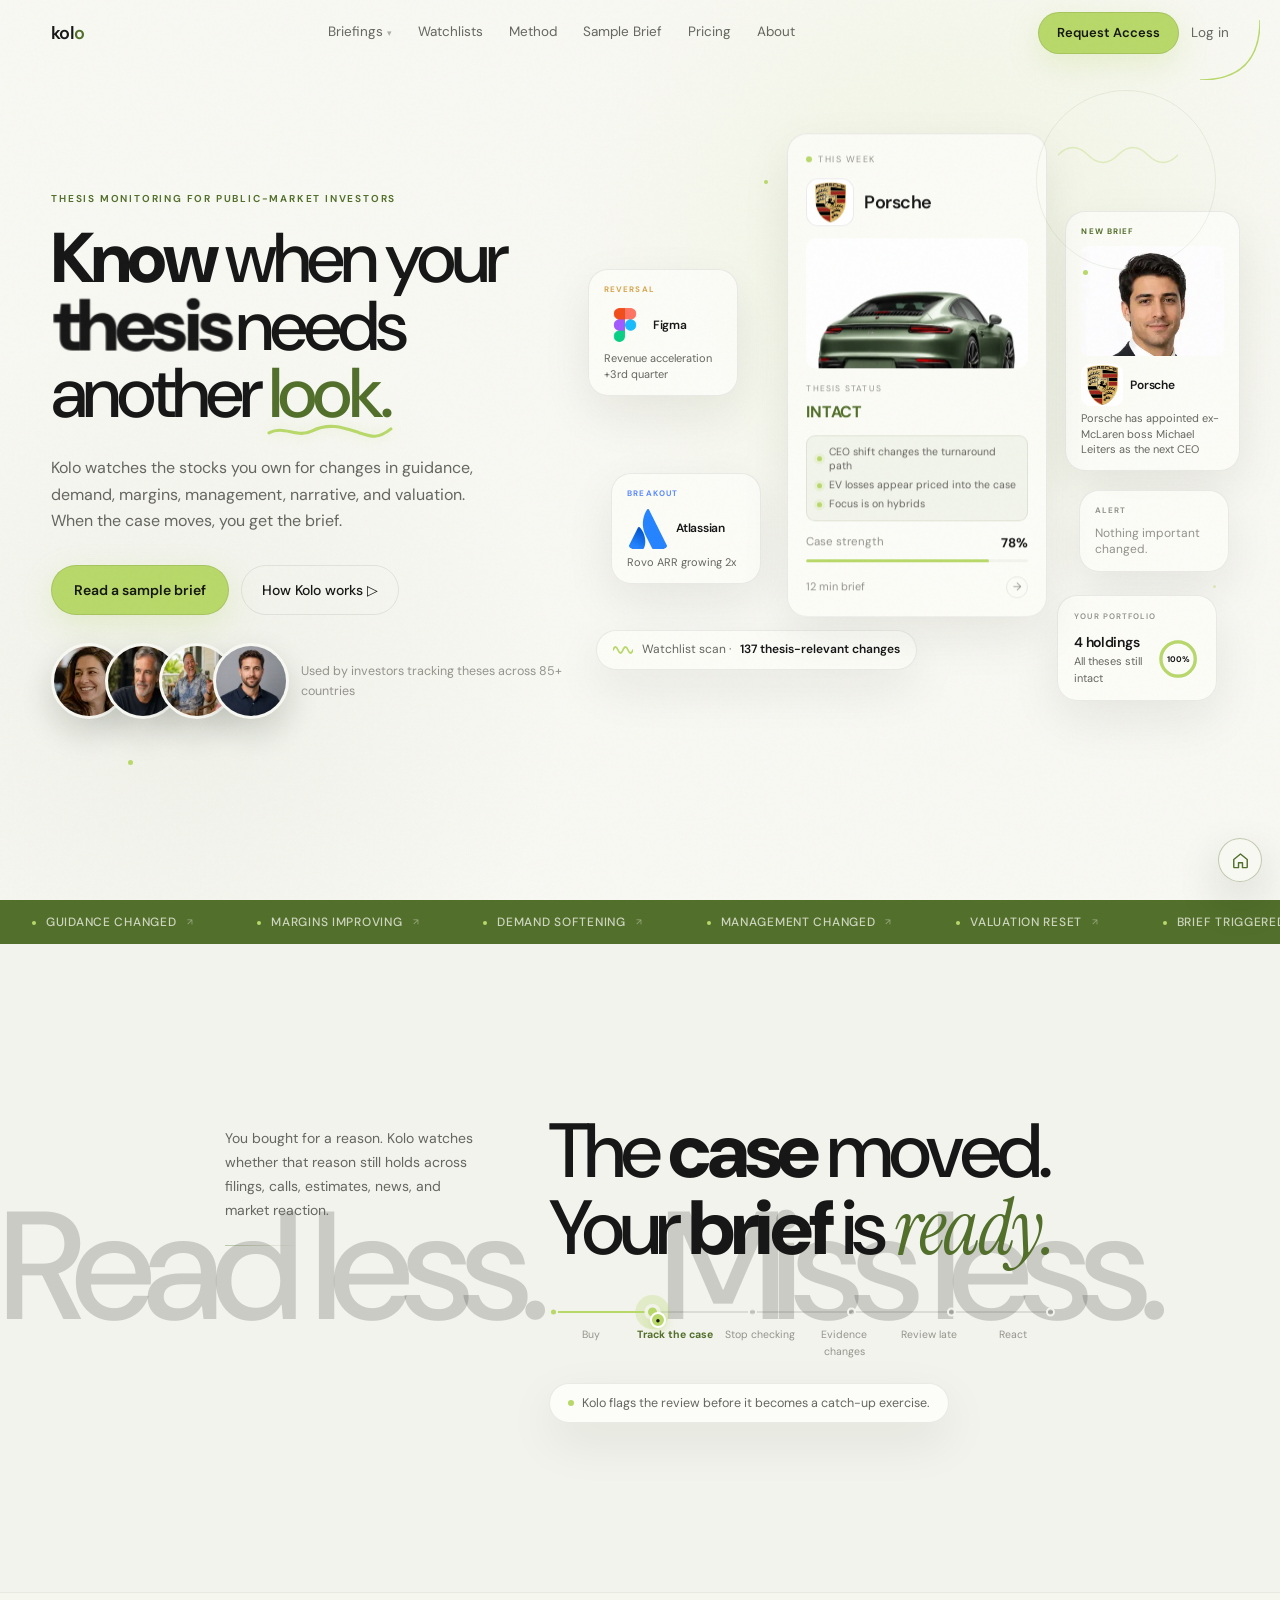
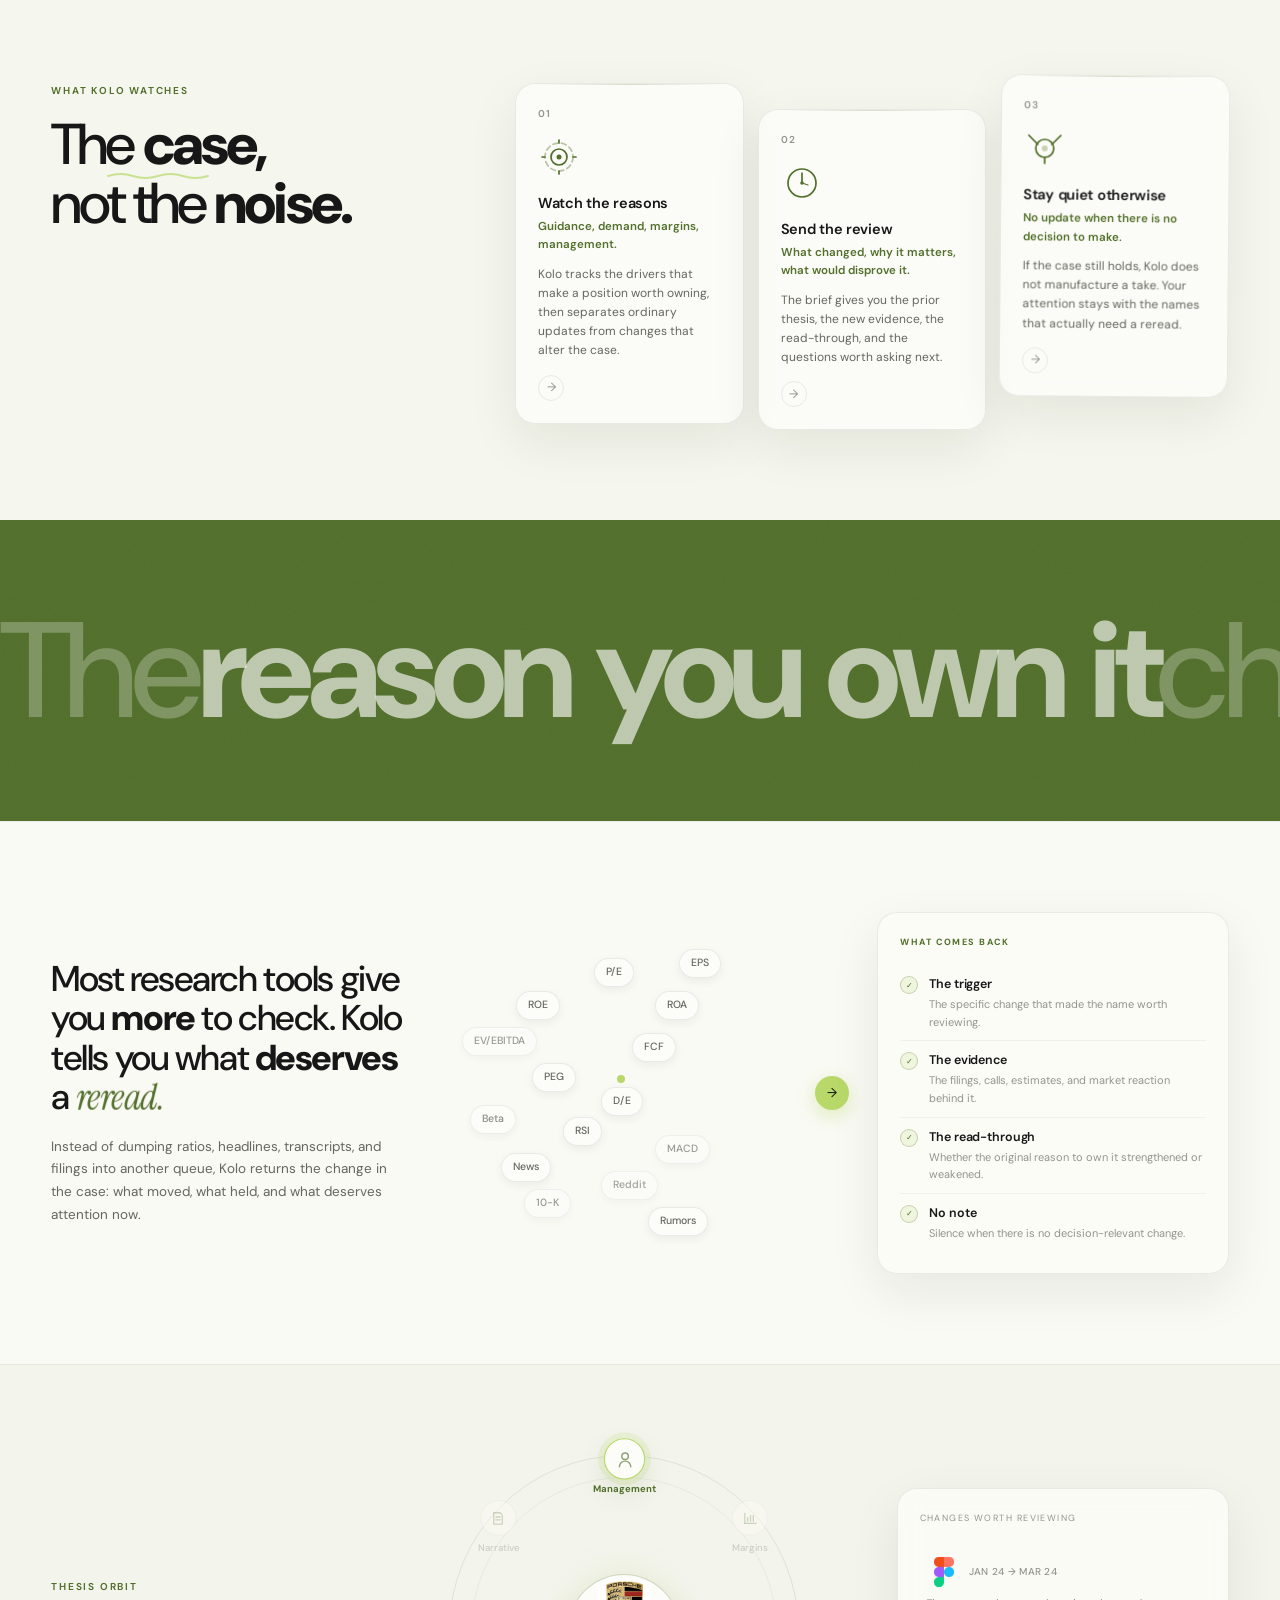
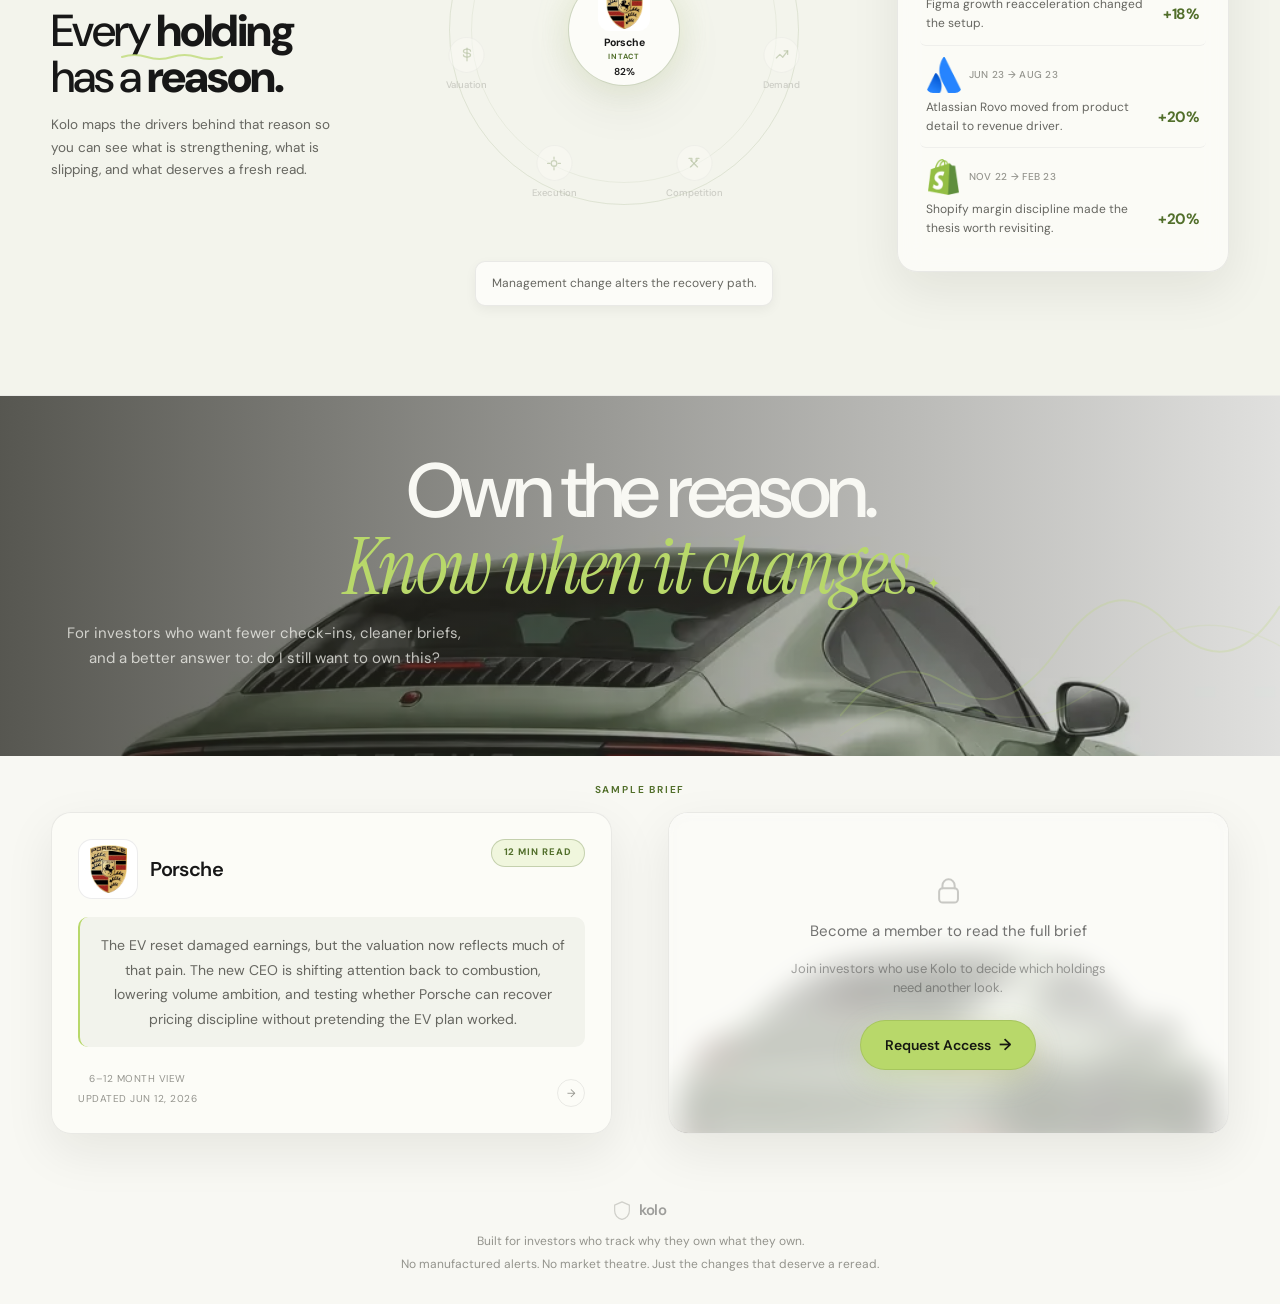
<file: olive/olive.html>
<!DOCTYPE html>
<html lang="en">
<head>
<meta charset="UTF-8">
<meta name="viewport" content="width=device-width, initial-scale=1.0">
<title>Kolo - Thesis monitoring for investors</title>
<link rel="icon" href="favicon.svg" type="image/svg+xml">
<link rel="preconnect" href="https://fonts.googleapis.com">
<link rel="preconnect" href="https://fonts.gstatic.com" crossorigin>
<link href="https://fonts.googleapis.com/css2?family=Instrument+Serif:ital@1&family=DM+Sans:ital,opsz,wght@0,9..40,300;0,9..40,400;0,9..40,500;0,9..40,600&display=swap" rel="stylesheet">
<style>
:root {
  --bg-main:#F8F8F3;--bg-soft:#F2F3EC;--bg-card:#FCFCF8;  --text-primary:#171717;--text-secondary:#666660;--text-muted:#94948D;  --green:#B8D86A;--green-dark:#526F2B;--green-soft:rgba(184,216,106,0.18);--green-line:rgba(82,111,43,0.22);
  --amber:#D7A64F;--blue-soft:#5D8BFF;  --border-soft:rgba(23,23,23,0.08);--border-green:rgba(82,111,43,0.28);
  --shadow-card:0 18px 50px rgba(20,25,15,0.08);--shadow-hover:0 28px 70px rgba(20,25,15,0.13);
  --ease:cubic-bezier(0.22,1,0.36,1);
}
*,*::before,*::after{box-sizing:border-box;margin:0;padding:0}
html{scroll-behavior:smooth}
body{font-family:'DM Sans',sans-serif;background:var(--bg-main);color:var(--text-primary);overflow-x:hidden;font-size:15px;line-height:1.6}
body::before{content:'';position:fixed;inset:0;background-image:url("data:image/svg+xml,%3Csvg viewBox='0 0 200 200' xmlns='http://www.w3.org/2000/svg'%3E%3Cfilter id='n'%3E%3CfeTurbulence type='fractalNoise' baseFrequency='0.85' numOctaves='4' stitchTiles='stitch'/%3E%3C/filter%3E%3Crect width='100%25' height='100%25' filter='url(%23n)'/%3E%3C/svg%3E");opacity:.014;pointer-events:none;z-index:9999}

/* TYPOGRAPHY */
.eyebrow{font-size:10px;letter-spacing:.18em;text-transform:uppercase;color:var(--green-dark);font-weight:650}
.accent{font-family:'Instrument Serif',serif;font-style:italic;color:var(--green-dark);letter-spacing:-.03em}
.header-bold{font-weight:840;color:inherit}

/* BUTTONS */
.btn-p{display:inline-flex;align-items:center;gap:8px;background:var(--green);color:#151711;border-radius:999px;padding:13px 22px;font-weight:600;font-size:14px;border:1px solid rgba(82,111,43,.18);box-shadow:0 10px 30px rgba(184,216,106,.25);cursor:pointer;text-decoration:none;transition:transform .2s var(--ease),box-shadow .2s var(--ease);font-family:inherit;white-space:nowrap}
.btn-p:hover{transform:translateY(-2px);box-shadow:0 16px 40px rgba(184,216,106,.38)}
.btn-p .arr{display:inline-block;transition:transform .2s var(--ease)}
.btn-p:hover .arr{transform:translateX(3px)}
.btn-ghost{display:inline-flex;align-items:center;gap:8px;background:transparent;color:var(--text-primary);border-radius:999px;padding:13px 20px;font-weight:500;font-size:14px;border:1px solid var(--border-soft);cursor:pointer;text-decoration:none;transition:border-color .2s,background .2s;font-family:inherit}
.btn-ghost:hover{border-color:rgba(23,23,23,.2);background:rgba(23,23,23,.03)}

/* CARDS */
.card{background:rgba(252,252,248,.9);border:1px solid var(--border-soft);border-radius:20px;box-shadow:var(--shadow-card);backdrop-filter:blur(14px);transition:transform .35s var(--ease),border-color .25s,box-shadow .35s var(--ease)}
.card:hover{transform:translateY(-6px);border-color:var(--border-green);box-shadow:var(--shadow-hover)}

/* HEADER */
header{position:fixed;top:0;left:0;right:0;z-index:100;height:66px;display:flex;align-items:center;padding:0 clamp(20px,4vw,60px);transition:background .35s,border-color .35s,backdrop-filter .35s}
header.scrolled{background:rgba(248,248,243,.84);backdrop-filter:blur(20px);border-bottom:1px solid rgba(23,23,23,.06)}
.h-logo{font-size:18px;font-weight:600;letter-spacing:-.04em;color:var(--text-primary);text-decoration:none;flex-shrink:0}
nav{display:flex;gap:26px;margin:0 auto}
nav a{font-size:13.5px;color:var(--text-secondary);text-decoration:none;font-weight:400;position:relative;padding-bottom:2px;transition:color .2s}
nav a::after{content:'';position:absolute;bottom:0;left:0;width:0;height:1px;background:var(--green-dark);transition:width .25s var(--ease)}
nav a:hover{color:var(--text-primary)}
nav a:hover::after{width:100%}
.h-right{display:flex;align-items:center;gap:12px;flex-shrink:0}
.h-login{font-size:13.5px;color:var(--text-secondary);text-decoration:none;transition:color .2s}
.h-login:hover{color:var(--text-primary)}

/* HERO */
#hero{padding:clamp(90px,10vh,120px) clamp(20px,4vw,72px) 80px;max-width:1440px;margin:0 auto;display:grid;grid-template-columns:1fr 1.05fr;gap:40px;align-items:center;min-height:100vh;position:relative;background:radial-gradient(circle at 74% 28%,rgba(184,216,106,.13),transparent 34%),radial-gradient(circle at 14% 78%,rgba(82,111,43,.055),transparent 30%)}
.hero-eyebrow{margin-bottom:18px;opacity:0;animation:rup .6s var(--ease) .1s forwards}
.hero-title{font-size:clamp(44px,5.5vw,82px);line-height:.96;letter-spacing:-.055em;font-weight:500;margin-bottom:22px;opacity:0;animation:rup .65s var(--ease) .2s forwards}
.hero-does{position:relative;display:inline-block;color:var(--green-dark);padding-bottom:.08em}
.hero-does svg{position:absolute;left:-3%;right:-3%;bottom:-.11em;width:106%;height:.28em;overflow:visible;filter:drop-shadow(0 0 7px rgba(184,216,106,.34));pointer-events:none}
.hero-does path{stroke-dasharray:220;stroke-dashoffset:220;animation:squiggleDraw .82s cubic-bezier(.22,1,.36,1) 1.05s forwards}
.hero-sub{font-size:16px;color:var(--text-secondary);line-height:1.65;max-width:430px;margin-bottom:30px;opacity:0;animation:rup .65s var(--ease) .3s forwards}
.hero-ctas{display:flex;gap:12px;align-items:center;flex-wrap:wrap;margin-bottom:28px;opacity:0;animation:rup .65s var(--ease) .4s forwards}
.hero-trust{display:flex;align-items:center;gap:12px;opacity:0;animation:rup .65s var(--ease) .5s forwards}
.avatars{display:flex;align-items:center}
.avatars span{width:76px;height:76px;border-radius:50%;border:3px solid var(--bg-main);overflow:hidden;margin-left:-22px;background:var(--bg-soft);box-shadow:0 14px 32px rgba(20,25,15,.16)}
.avatars span:first-child{margin-left:0}
.avatars span img{width:100%;height:100%;object-fit:cover}
.hero-trust p{font-size:12.5px;color:var(--text-muted)}

/* HERO CLUSTER */
.hero-right{position:relative;height:580px;opacity:0;animation:rup .8s var(--ease) .3s forwards}

/* Main card */
.main-porsche{position:absolute;top:calc(50% - 70px);left:calc(50% - 20px);transform:translate(-50%,-52%);width:260px;z-index:5;animation:floatMain 8s ease-in-out infinite}
.main-porsche .card-inner{padding:18px}
.card-week-tag{font-size:9px;letter-spacing:.16em;text-transform:uppercase;color:var(--text-muted);margin-bottom:12px;display:flex;align-items:center;gap:6px}
.card-week-tag::before{content:'';width:6px;height:6px;border-radius:50%;background:var(--green);display:block;animation:pulse 4s ease-in-out infinite}
.company-header{display:flex;align-items:center;gap:10px;margin-bottom:12px}
.co-logo-wrap{width:48px;height:48px;border-radius:12px;overflow:hidden;flex-shrink:0;border:1px solid var(--border-soft)}
.co-logo-wrap.porsche{background:#fff;display:flex;align-items:center;justify-content:center}
.co-name{font-size:18px;font-weight:600;letter-spacing:-.03em}

/* Porsche car image placeholder */
.porsche-img{width:100%;height:130px;border-radius:10px;margin-bottom:14px;overflow:hidden;position:relative}

.thesis-label-sm{font-size:8.5px;letter-spacing:.14em;text-transform:uppercase;color:var(--text-muted);margin-bottom:3px}
.thesis-val{font-size:16px;font-weight:700;color:var(--green-dark);letter-spacing:-.02em;margin-bottom:10px}
.thesis-reasons{display:grid;gap:5px;margin:10px 0 12px;padding:9px 10px;background:rgba(82,111,43,.055);border:1px solid rgba(82,111,43,.12);border-radius:9px}
.reason-row{display:flex;align-items:center;gap:7px;font-size:10.5px;color:var(--text-secondary);line-height:1.35}
.reason-row::before{content:'';width:5px;height:5px;border-radius:50%;background:var(--green);box-shadow:0 0 0 3px rgba(184,216,106,.16);flex-shrink:0}
.conf-row{display:flex;justify-content:space-between;font-size:11.5px;color:var(--text-muted);margin-bottom:5px}
.conf-num{font-weight:700;color:var(--text-primary);font-size:13px}
.conf-bar{height:3px;background:var(--bg-soft);border-radius:2px;overflow:hidden;margin-bottom:14px}
.conf-fill{height:100%;background:var(--green);border-radius:2px;width:0;transition:width 1.8s var(--ease) 1s}
.card-footer-row{display:flex;justify-content:space-between;align-items:center;font-size:11px;color:var(--text-muted)}
.arr-circle{width:22px;height:22px;border-radius:50%;border:1px solid var(--border-soft);display:flex;align-items:center;justify-content:center;font-size:11px;cursor:pointer;transition:border-color .2s,transform .2s}
.card:hover .arr-circle{border-color:var(--green-dark);transform:translateX(2px)}

/* Side cards */
.sc{position:absolute;width:150px}
.sc .card-inner{padding:13px 15px}
.sc-tag{font-size:8px;letter-spacing:.14em;text-transform:uppercase;font-weight:700;margin-bottom:8px}
.sc-tag.rev{color:var(--amber)}.sc-tag.brk{color:var(--blue-soft)}.sc-tag.nb{color:var(--green-dark)}.sc-tag.alt{color:var(--text-muted)}
.sc-co{display:flex;align-items:center;gap:7px;margin-bottom:5px}
.sc-logo{width:42px;height:42px;border-radius:9px;overflow:hidden;flex-shrink:0;display:flex;align-items:center;justify-content:center;font-size:10px;font-weight:700}
.sc-logo.figma{background:transparent;color:var(--text-primary)}
.sc-logo.atl{background:transparent;color:var(--text-primary)}
.sc-logo.pors{background:transparent;color:var(--text-primary)}
.sc-name{font-size:12px;font-weight:600;letter-spacing:-.02em}
.sc-body{font-size:11px;color:var(--text-secondary);line-height:1.4}
.sc-photo{width:100%;height:110px;border-radius:7px;overflow:hidden;margin-bottom:8px}

.sc-figma{top:18%;left:-10%;animation:fs1 10s ease-in-out infinite}
.sc-atl{top:calc(60% - 40px);left:-6%;animation:fs2 8.5s ease-in-out infinite}
.sc-newbrief{top:8%;right:-2%;animation:fs3 12s ease-in-out infinite;width:175px}
.sc-alert{top:56%;right:0%;animation:fs4 9.5s ease-in-out infinite}

/* Portfolio */
.portfolio{position:absolute;bottom:calc(5% + 15px);right:2%;width:160px;z-index:4;animation:fs2 11s ease-in-out 1s infinite}
.portfolio .card-inner{padding:14px 16px}
.port-tag{font-size:8px;letter-spacing:.14em;text-transform:uppercase;color:var(--text-muted);font-weight:600;margin-bottom:9px}
.port-body{display:flex;justify-content:space-between;align-items:center}
.port-text{font-size:11px;color:var(--text-secondary);line-height:1.5}
.port-text strong{font-size:14px;font-weight:600;color:var(--text-primary);display:block;letter-spacing:-.02em}
.port-ring{width:54px;height:54px}

/* Market pill */
.mkt-pill{position:absolute;bottom:13%;left:-50px;background:rgba(252,252,248,.92);border:1px solid var(--border-soft);border-radius:999px;padding:9px 16px;display:flex;align-items:center;gap:9px;font-size:12px;color:var(--text-secondary);box-shadow:var(--shadow-card);animation:fs1 7s ease-in-out infinite;z-index:4}
.mkt-pill strong{color:var(--text-primary);font-weight:600}

/* KEYFRAMES */
@keyframes rup{from{opacity:0;transform:translateY(16px)}to{opacity:1;transform:translateY(0)}}
@keyframes floatMain{0%,100%{transform:translate(-50%,-52%) translateY(0)}50%{transform:translate(-50%,-52%) translateY(-7px)}}
@keyframes fs1{0%,100%{transform:translateY(0)}50%{transform:translateY(-6px)}}
@keyframes fs2{0%,100%{transform:translateY(-3px)}50%{transform:translateY(4px)}}
@keyframes fs3{0%,100%{transform:translateY(0)}50%{transform:translateY(-8px)}}
@keyframes fs4{0%,100%{transform:translateY(2px)}50%{transform:translateY(-4px)}}
@keyframes pulse{0%{box-shadow:0 0 0 0 rgba(184,216,106,.5)}70%{box-shadow:0 0 0 8px rgba(184,216,106,0)}100%{box-shadow:0 0 0 0 rgba(184,216,106,0)}}
@keyframes driftL{from{transform:translateX(0)}to{transform:translateX(-50%)}}
@keyframes drawLine{from{width:0}to{width:var(--target-w,75%)}}
@keyframes dotBounce{0%,100%{transform:translateY(0) scale(1)}40%{transform:translateY(-14px) scale(1.2)}70%{transform:translateY(-4px) scale(1.1)}}
@keyframes fadeUp{from{opacity:0;transform:translateY(20px)}to{opacity:1;transform:translateY(0)}}
@keyframes scaleWord{from{transform:scale(1)}to{transform:scale(1.08)}}
@keyframes waveIn{from{stroke-dashoffset:800}to{stroke-dashoffset:0}}
@keyframes glowPulse{0%,100%{box-shadow:0 0 0 0 rgba(184,216,106,.3)}50%{box-shadow:0 0 20px 4px rgba(184,216,106,.4)}}

@media(prefers-reduced-motion:reduce){*{animation-duration:.001ms!important;transition-duration:.001ms!important}}
.kolo-home-link{position:fixed;right:18px;bottom:18px;z-index:10000;display:inline-flex;align-items:center;justify-content:center;width:44px;height:44px;border-radius:999px;border:1px solid rgba(82,111,43,.34);background:rgba(248,248,243,.72);color:var(--green-dark);text-decoration:none;box-shadow:0 18px 46px rgba(20,25,15,.16);backdrop-filter:blur(16px);transition:transform .2s var(--ease),border-color .2s,background .2s}
.kolo-home-link svg{width:19px;height:19px;stroke:currentColor}
.kolo-home-link:hover{transform:translateY(-2px);border-color:rgba(82,111,43,.62);background:rgba(248,248,243,.9)}
@media(max-width:560px){.kolo-home-link{right:12px;bottom:12px;width:42px;height:42px}}

/* SECTIONS */
section{border-top:1px solid rgba(23,23,23,.06)}
#three-jobs{background:#F5F7EE}
#signal{background:#FAFAF5}
#orbit{background:#F3F4EC}
#sample-brief{background:#FDFCF7}
.si{max-width:1440px;margin:0 auto;padding:clamp(60px,7vw,110px) clamp(20px,4vw,72px)}

/* reveal */
.rv{opacity:0;transform:translateY(20px);transition:opacity .55s var(--ease),transform .55s var(--ease)}
.rv.vis{opacity:1;transform:translateY(0)}
.rv.d1{transition-delay:.07s}.rv.d2{transition-delay:.14s}.rv.d3{transition-delay:.21s}.rv.d4{transition-delay:.28s}
.grow-word{display:inline-block;margin-left:.08em;transform-origin:50% 70%;will-change:transform}
.hero-title .grow-word{animation:wordBloom .9s var(--ease) .48s both}
.vis .grow-word{animation:wordBloom .82s var(--ease) .08s both}
@keyframes wordBloom{0%{transform:scale(.985);filter:blur(.35px)}100%{transform:scale(1.045);filter:blur(0)}}

/* ── TICKER BANNER ── */
#ticker{background:var(--green-dark);padding:0;overflow:hidden;height:44px;display:flex;align-items:center;border-top:1px solid rgba(82,111,43,.2)}
.ticker-track{display:flex;gap:0;white-space:nowrap;animation:driftL 18s linear infinite;will-change:transform}
.ticker-track:hover{animation-play-state:paused}
.tick-item{display:inline-flex;align-items:center;gap:10px;padding:0 32px;font-size:12px;font-weight:500;color:rgba(248,248,243,.75);letter-spacing:.06em;text-transform:uppercase}
.tick-item span{color:rgba(248,248,243,.4);font-size:9px}
.tick-dot{width:4px;height:4px;border-radius:50%;background:var(--green);flex-shrink:0}

/* ── BIG CAROUSEL SECTION ── */
#big-carousel{position:relative;overflow:hidden;background:var(--bg-soft);min-height:72vh;display:flex;align-items:center}
.carousel-bg{position:absolute;inset:0;overflow:hidden;pointer-events:none;display:flex;flex-direction:column;justify-content:center;align-items:center}
.drift-row{white-space:nowrap;line-height:1;font-size:clamp(80px,12vw,160px);font-weight:500;letter-spacing:-.07em;color:rgba(23,23,23,0.18);will-change:transform;opacity:1}
.drift-row.l{animation:driftL 18.2s linear infinite}
.carousel-inner{position:relative;z-index:2;max-width:1440px;margin:0 auto;padding:clamp(50px,7vw,90px) clamp(20px,4vw,72px);display:grid;grid-template-columns:260px 1fr;gap:64px;align-items:start}
.car-side p{font-size:14px;color:var(--text-secondary);line-height:1.7;margin-top:14px}
.car-headline{font-size:clamp(44px,6vw,82px);font-weight:500;letter-spacing:-.055em;line-height:1.0;margin-bottom:44px}
.car-side::after{content:'';display:block;width:72px;height:1px;background:linear-gradient(90deg,var(--green-dark),transparent);opacity:.34;margin-top:22px}

/* TIMELINE */
.tl-wrap{position:relative}
.tl-rail{position:relative;height:2px;background:rgba(23,23,23,.1);border-radius:2px;margin-bottom:0}
.tl-fill{position:absolute;top:0;left:0;height:100%;background:var(--green);border-radius:2px;width:0%;transition:width 2s var(--ease)}
.tl-dots-row{position:absolute;top:50%;left:0;right:0;display:flex;justify-content:space-between;transform:translateY(-50%)}
.tl-d{width:9px;height:9px;border-radius:50%;background:rgba(23,23,23,.14);border:2px solid var(--bg-soft);position:relative;transition:background .3s,transform .3s,box-shadow .3s;cursor:pointer}
.tl-d.passed{background:var(--green)}
.tl-d.active{background:var(--green);transform:scale(1.8);box-shadow:0 0 0 5px rgba(184,216,106,.28)}
/* travelling dog */
.tl-dog{position:absolute;top:50%;width:16px;height:16px;background:var(--green);border:2px solid #fff;border-radius:50%;transform:translate(-50%,-50%);z-index:10;box-shadow:0 2px 8px rgba(184,216,106,.5);transition:left .6s var(--ease);display:flex;align-items:center;justify-content:center;font-size:8px}
.tl-labels{display:flex;justify-content:space-between;margin-top:14px}
.tl-lbl{font-size:10.5px;color:var(--text-muted);text-align:center;flex:1;transition:color .3s,font-weight .3s}
.tl-lbl.active{color:var(--green-dark);font-weight:700}
.tl-chip{display:inline-flex;align-items:center;gap:8px;margin-top:22px;padding:9px 18px;background:var(--bg-card);border:1px solid var(--border-soft);border-radius:999px;font-size:12.5px;color:var(--text-secondary);box-shadow:var(--shadow-card)}
.tl-chip::before{content:'';width:6px;height:6px;border-radius:50%;background:var(--green);flex-shrink:0;animation:pulse 3s infinite}

/* ── SCROLL TEXT WALL ── */
#text-wall{background:var(--green-dark);overflow:hidden;padding:0;position:relative}
.tw-track-wrap{padding:clamp(54px,7vw,96px) 0;display:flex;flex-direction:column;gap:0}
.tw-row{display:flex;width:max-content;white-space:nowrap;font-size:clamp(62px,10.6vw,146px);font-weight:480;letter-spacing:-.04em;word-spacing:.05em;line-height:.9;color:rgba(255,255,255,.26);will-change:transform;transition:color .4s}
.tw-row.l{animation:driftL 18.2s linear infinite}
.tw-unit{display:inline-flex;align-items:center;white-space:nowrap;padding-right:.36em}
.tw-row .kw{transition:color .3s,transform .3s;display:inline-block;font-weight:760;letter-spacing:-.055em;color:rgba(255,255,255,.62)}
.tw-row .kw.lit{color:rgba(255,255,255,1);transform:scale(1.035)}

/* ── THREE JOBS ── */
#three-jobs .si{display:grid;grid-template-columns:1fr 1.75fr;gap:56px;align-items:start}
.jobs-l .eyebrow{margin-bottom:16px}
.jobs-title{font-size:clamp(38px,4.5vw,60px);font-weight:500;letter-spacing:-.05em;line-height:1.03;margin-bottom:14px}
.jobs-r{display:grid;grid-template-columns:repeat(3,1fr);gap:14px;align-items:start}
.job-card{padding:22px;position:relative}
.job-card::before{content:'';position:absolute;top:0;left:22px;right:22px;height:1px;background:linear-gradient(90deg,transparent,var(--green-line),transparent);opacity:0;transition:opacity .35s var(--ease)}
.job-card:hover::before,.job-card.vis::before{opacity:1}
.job-card:nth-child(2){margin-top:26px}
.job-card:nth-child(3){margin-top:-8px;transform:rotate(.5deg)}
.job-card:hover{transform:translateY(-6px)!important}
.job-num{font-size:10px;color:var(--text-muted);font-weight:600;letter-spacing:.1em;margin-bottom:14px}
.job-icon{width:42px;height:42px;margin-bottom:14px;color:var(--green-dark)}
.job-title{font-size:14.5px;font-weight:600;letter-spacing:-.02em;margin-bottom:3px}
.job-sub{font-size:11.5px;color:var(--green-dark);font-weight:600;margin-bottom:10px}
.job-body{font-size:12px;color:var(--text-secondary);line-height:1.6;margin-bottom:14px}
.job-arr{width:26px;height:26px;border-radius:50%;border:1px solid var(--border-soft);display:flex;align-items:center;justify-content:center;font-size:12px;color:var(--text-muted);cursor:pointer;transition:border-color .2s,transform .2s}
.job-card:hover .job-arr{border-color:var(--green-dark);transform:translateX(2px)}

/* ── SIGNAL ── */
#signal .si{display:grid;grid-template-columns:1fr 1.1fr 1fr;gap:44px;align-items:center}
.sig-left h2{font-size:clamp(22px,2.8vw,36px);font-weight:500;letter-spacing:-.04em;line-height:1.1;margin-bottom:18px}
.sig-left p{font-size:13.5px;color:var(--text-secondary);line-height:1.7}
.noise-cloud{position:relative;height:300px}
.np{position:absolute;background:var(--bg-card);border:1px solid var(--border-soft);border-radius:999px;padding:5px 11px;font-size:10.5px;font-weight:500;color:var(--text-secondary);box-shadow:0 3px 10px rgba(20,25,15,.06)}
.sig-arrow{position:absolute;right:-16px;top:50%;transform:translateY(-50%);width:34px;height:34px;border-radius:50%;background:var(--green);display:flex;align-items:center;justify-content:center;color:#151711;box-shadow:0 6px 20px rgba(184,216,106,.45);z-index:10;font-size:13px;animation:glowPulse 3s ease-in-out infinite}
.out-card{padding:22px}
.out-title{font-size:9px;letter-spacing:.16em;text-transform:uppercase;color:var(--green-dark);font-weight:700;margin-bottom:16px}
.out-item{display:flex;gap:11px;align-items:flex-start;padding:9px 0;border-bottom:1px solid rgba(23,23,23,.05)}
.out-item:last-child{border-bottom:none}
.out-check{width:18px;height:18px;border-radius:50%;background:var(--green-soft);border:1px solid var(--border-green);display:flex;align-items:center;justify-content:center;flex-shrink:0;margin-top:2px;font-size:8px;color:var(--green-dark)}
.out-lbl{font-size:12.5px;font-weight:600;letter-spacing:-.01em;margin-bottom:2px}
.out-desc{font-size:11px;color:var(--text-muted)}

/* ── ORBIT ── */
#orbit .si{display:grid;grid-template-columns:.95fr 1.38fr 1.05fr;gap:54px;align-items:center}
.orbit-l .eyebrow{margin-bottom:14px}
.orbit-l h2{font-size:clamp(30px,3.5vw,52px);font-weight:500;letter-spacing:-.045em;line-height:1.02;margin-bottom:14px}
.orbit-l p{font-size:13.5px;color:var(--text-secondary);line-height:1.65}
.orbit-diagram{position:relative;width:min(350px,86vw);height:min(350px,86vw);margin:0 auto 40px}
.orbit-ring-el{position:absolute;border:1.5px solid var(--border-green);border-radius:50%;animation:orbitDrift 20s ease-in-out infinite alternate}
.orbit-ring-el:nth-child(1){inset:0;opacity:.45}
.orbit-ring-el:nth-child(2){inset:22px;opacity:.25;animation-delay:-8s}
@keyframes orbitDrift{from{transform:rotate(-2.5deg)}to{transform:rotate(2.5deg)}}
.orbit-center{position:absolute;top:50%;left:50%;transform:translate(-50%,-50%);width:112px;height:112px;border-radius:50%;background:var(--bg-card);border:1.5px solid var(--border-green);display:flex;flex-direction:column;align-items:center;justify-content:center;box-shadow:0 0 34px rgba(184,216,106,.18),var(--shadow-card);z-index:5;cursor:pointer}
.orbit-co-logo{width:52px;height:52px;border-radius:12px;background:#fff;display:flex;align-items:center;justify-content:center;margin-bottom:4px;overflow:hidden}
.orbit-cn{font-size:10.5px;font-weight:700;letter-spacing:-.01em}
.orbit-cs{font-size:7.5px;color:var(--green-dark);font-weight:700;letter-spacing:.1em;text-transform:uppercase}
.orbit-cp{font-size:10px;font-weight:600;color:var(--text-primary);margin-top:1px}
.orbit-node{position:absolute;display:flex;flex-direction:column;align-items:center;gap:5px;cursor:pointer;transition:opacity .35s}
.orbit-dot{width:36px;height:36px;border-radius:50%;background:var(--bg-card);border:1.5px solid var(--border-soft);display:flex;align-items:center;justify-content:center;font-size:13px;transition:border-color .35s,transform .35s,box-shadow .35s}
.orbit-dot svg{width:17px;height:17px;stroke:currentColor;stroke-width:1.8;fill:none;stroke-linecap:round;stroke-linejoin:round;color:rgba(82,111,43,.64)}
.orbit-lbl{font-size:9.5px;color:var(--text-muted);font-weight:500;white-space:nowrap;transition:color .35s}
.orbit-node.active .orbit-dot{border-color:var(--green);transform:scale(1.15);box-shadow:0 0 0 5px var(--green-soft),0 10px 24px rgba(82,111,43,.14)}
.orbit-node.active .orbit-lbl{color:var(--green-dark);font-weight:700}
.orbit-node.dim{opacity:.4}
.orbit-caption{margin-top:4px;padding:12px 16px;background:var(--bg-card);border:1px solid var(--border-soft);border-radius:10px;font-size:12px;color:var(--text-secondary);box-shadow:0 4px 12px rgba(20,25,15,.05);text-align:center;min-height:44px;max-width:330px;transition:opacity .25s,transform .25s}
/* connector lines */
.orbit-line{position:absolute;top:50%;left:50%;transform-origin:0 0;height:1.5px;background:var(--border-green);transition:background .35s,opacity .35s;opacity:.5;pointer-events:none;z-index:1}
.orbit-node.active ~ .orbit-line,.orbit-line.active{background:var(--green);opacity:1}

/* TRACK RECORD */
.track-card{padding:22px}
.track-ttl{font-size:9px;letter-spacing:.16em;text-transform:uppercase;color:var(--text-muted);margin-bottom:18px}
.track-row{padding:11px 6px;border-bottom:1px solid rgba(23,23,23,.05);cursor:pointer;border-radius:6px;transition:background .2s}
.track-row:last-child{border-bottom:none}
.track-row:hover{background:rgba(23,23,23,.025)}
.track-logo-row{display:flex;align-items:center;gap:7px;margin-bottom:5px}
.track-logo{width:36px;height:36px;border-radius:7px;font-size:9px;font-weight:700;display:flex;align-items:center;justify-content:center;overflow:hidden}
.track-logo.figma-l{background:transparent;color:var(--text-primary)}
.track-logo.atl-l{background:transparent;color:var(--text-primary)}
.track-logo.shop-l{background:transparent;color:var(--text-primary)}
.track-date{font-size:10px;color:var(--text-muted);font-weight:500;letter-spacing:.03em}
.track-top{display:flex;justify-content:space-between;align-items:center}
.track-desc{font-size:12px;color:var(--text-secondary)}
.track-pct{font-size:15px;font-weight:700;color:var(--green-dark);letter-spacing:-.02em}

/* ── SAMPLE BRIEF ── */
#sample-brief .si{display:grid;grid-template-columns:1fr 1fr;gap:56px;align-items:center}
.brief-card{padding:26px;position:relative;overflow:hidden}
.brief-card:hover{transform:translateY(-4px);box-shadow:var(--shadow-hover)}
.brief-scan{position:absolute;top:0;left:-100%;width:70%;height:2px;background:linear-gradient(90deg,transparent,var(--green),transparent)}
.brief-card:hover .brief-scan{animation:scanAnim .6s ease-out forwards}
@keyframes scanAnim{from{left:-80%;opacity:.9}to{left:110%;opacity:0}}
.brief-head{display:flex;justify-content:space-between;align-items:flex-start;margin-bottom:18px}
.brief-co{display:flex;align-items:center;gap:12px}
.brief-co-img{width:60px;height:60px;border-radius:14px;overflow:hidden;flex-shrink:0;border:1px solid var(--border-soft)}
.brief-co-img.pors-lg{background:#fff;display:flex;align-items:center;justify-content:center}
.brief-co-name{font-size:20px;font-weight:600;letter-spacing:-.03em}
.brief-badge{background:var(--green-soft);border:1px solid var(--border-green);border-radius:999px;padding:5px 12px;font-size:9.5px;font-weight:700;color:var(--green-dark);letter-spacing:.1em;text-transform:uppercase;white-space:nowrap}
.brief-body{font-size:14px;line-height:1.75;color:var(--text-secondary);padding:16px 18px;background:var(--bg-soft);border-radius:10px;border-left:2.5px solid var(--green);margin-bottom:22px}
.brief-foot{display:flex;justify-content:space-between;align-items:center;font-size:10px;color:var(--text-muted);letter-spacing:.05em}
.brief-arr{width:28px;height:28px;border-radius:50%;border:1px solid var(--border-soft);display:flex;align-items:center;justify-content:center;font-size:11px;color:var(--text-muted);cursor:pointer;transition:border-color .2s,transform .2s}
.brief-card:hover .brief-arr{border-color:var(--green-dark);transform:translateX(2px)}

/* Locked preview */
.locked-wrap{position:relative;border-radius:20px;overflow:hidden}
.locked-blur{padding:26px;filter:blur(5px);pointer-events:none;user-select:none;border:1px solid var(--border-soft);border-radius:20px;background:rgba(252,252,248,.9)}
.locked-overlay{position:absolute;inset:0;display:flex;flex-direction:column;align-items:center;justify-content:center;gap:14px;background:rgba(248,248,243,.55);backdrop-filter:blur(6px);border-radius:20px;border:1px solid var(--border-soft)}
.locked-overlay p{font-size:13px;color:var(--text-secondary);text-align:center;max-width:200px;line-height:1.5}

/* ── FINAL CTA ── */
#final-cta{background:var(--bg-soft);position:relative;overflow:hidden}
#final-cta .si{display:grid;grid-template-columns:1fr auto;gap:40px;align-items:center}
.cta-hl{font-size:clamp(44px,6vw,84px);font-weight:500;letter-spacing:-.055em;line-height:.98;margin-bottom:16px;position:relative;display:inline-block}
.cta-sub{font-size:15px;color:var(--text-secondary);max-width:400px;line-height:1.65}
.cta-r{display:flex;flex-direction:column;align-items:flex-end;gap:10px}
.sparkle{position:absolute;display:inline-block;color:var(--green);animation:sparkPop 2.5s ease-in-out infinite}
@keyframes sparkPop{0%,100%{opacity:.5;transform:scale(1) rotate(0deg)}50%{opacity:1;transform:scale(1.35) rotate(20deg)}}
.cta-wave{position:absolute;bottom:0;right:0;width:440px;height:220px;pointer-events:none;opacity:.14}
.cta-wave path{stroke-dasharray:800;stroke-dashoffset:800;animation:waveIn 2s var(--ease) .5s forwards}

/* FOOTER */
footer{border-top:1px solid rgba(23,23,23,.06);padding:30px clamp(20px,4vw,72px);text-align:center}
footer p{font-size:12px;color:var(--text-muted);line-height:1.9}
.foot-icon{display:inline-block;margin-bottom:10px;opacity:.35}

/* RESPONSIVE */
@media(max-width:960px){
  #hero{grid-template-columns:1fr;padding-top:90px;min-height:auto}
  .hero-right{height:540px;margin-top:30px}
  .main-porsche{top:50%;left:50%;width:250px}
  .sc-newbrief{right:2%;top:2%}
  .portfolio{bottom:28px}
  nav{display:none}
  #three-jobs .si,#signal .si,#orbit .si,#sample-brief .si,#final-cta .si{grid-template-columns:1fr}
  .footer-sample-grid{grid-template-columns:1fr!important;gap:24px!important}
  .footer-sample-card{min-height:auto!important}
  .jobs-r{grid-template-columns:1fr}
  .job-card:nth-child(2){margin-top:0}.job-card:nth-child(3){margin-top:0;transform:none}
  .cta-r{align-items:flex-start}
  .carousel-inner{grid-template-columns:1fr}
  .car-side{display:none}
}

/* ── DESIGN ELEMENTS ── */
.deco-squiggle{position:absolute;pointer-events:none;opacity:0;animation:squiggleIn .8s var(--ease) forwards}
@keyframes squiggleIn{to{opacity:1}}
.deco-ring{position:absolute;border-radius:50%;border:1px solid var(--border-green);pointer-events:none;animation:ringExpand 3s ease-out forwards}
@keyframes ringExpand{from{transform:scale(0.6);opacity:0}to{transform:scale(1);opacity:0.35}}
.deco-dot{position:absolute;width:5px;height:5px;border-radius:50%;background:var(--green);pointer-events:none;animation:dotFade 4s ease-in-out infinite}
@keyframes dotFade{0%,100%{opacity:.2;transform:scale(1)}50%{opacity:.8;transform:scale(1.5)}}
.deco-line{position:absolute;pointer-events:none;opacity:0.12}

/* Floating green pill accent */
.accent-pill{position:absolute;background:var(--green-soft);border:1px solid var(--border-green);border-radius:999px;pointer-events:none;opacity:0;animation:pillfade 1s var(--ease) .6s forwards}
@keyframes pillfade{to{opacity:1}}

/* Section squiggle underlines on headings */
.squiggle-under{position:relative;display:inline-block}
.squiggle-under::after{
  content:'';position:absolute;left:0;bottom:-6px;width:100%;height:8px;
  background-image:url("data:image/svg+xml,%3Csvg xmlns='http://www.w3.org/2000/svg' viewBox='0 0 100 8'%3E%3Cpath d='M0 4 Q12.5 0 25 4 Q37.5 8 50 4 Q62.5 0 75 4 Q87.5 8 100 4' stroke='%23B8D86A' stroke-width='2' fill='none' stroke-linecap='round'/%3E%3C/svg%3E");
  background-size:100% 100%;opacity:0;
  transition:opacity .4s .2s;
}
.vis .squiggle-under::after{opacity:0.7}

/* Grain overlay on green section */
#text-wall::before{content:'';position:absolute;inset:0;background-image:url("data:image/svg+xml,%3Csvg viewBox='0 0 200 200' xmlns='http://www.w3.org/2000/svg'%3E%3Cfilter id='n'%3E%3CfeTurbulence type='fractalNoise' baseFrequency='0.85' numOctaves='4' stitchTiles='stitch'/%3E%3C/filter%3E%3Crect width='100%25' height='100%25' filter='url(%23n)'/%3E%3C/svg%3E");opacity:.04;pointer-events:none;z-index:0}
#text-wall .tw-track-wrap{position:relative;z-index:1}

/* Animated green corner accent */
.corner-accent{position:absolute;pointer-events:none}
.corner-accent svg path{stroke-dasharray:200;stroke-dashoffset:200;animation:drawCorner 1.2s var(--ease) .5s forwards}
@keyframes drawCorner{to{stroke-dashoffset:0}}

/* Animated gradient border on main porsche card */
.main-porsche .card{transition:transform .35s var(--ease),box-shadow .35s var(--ease),border-color .25s}
.main-porsche .card::before{content:'';position:absolute;inset:-1px;border-radius:21px;background:linear-gradient(135deg,var(--green),transparent,var(--green-dark));opacity:0;transition:opacity .4s;pointer-events:none;z-index:-1}
.main-porsche:hover .card::before{opacity:.6}

/* Ticker item hover glow */
.tick-item:hover .tick-dot{box-shadow:0 0 8px var(--green);transform:scale(1.4)}
.tick-dot{transition:transform .2s,box-shadow .2s}

/* Squiggle animation for homepage hero */
@keyframes squiggleDraw{from{stroke-dashoffset:200}to{stroke-dashoffset:0}}

/* Green section pulse ring */
.pulse-ring{position:absolute;border-radius:50%;border:1px solid var(--green);animation:ringPulse 4s ease-out infinite;pointer-events:none}
@keyframes ringPulse{0%{transform:scale(.8);opacity:.6}100%{transform:scale(2.2);opacity:0}}
</style>
</head>
<body>

<!-- HEADER -->
<header id="hdr">
  <a href="https://moeessah.github.io/kolo/" class="h-logo">kol<span style="color:var(--green-dark);">o</span></a>
  <nav>
    <a href="#">Briefings <span style="font-size:9px;opacity:.5;">▾</span></a>
    <a href="#">Watchlists</a>
    <a href="#">Method</a>
    <a href="#">Sample Brief</a>
    <a href="#">Pricing</a>
    <a href="#">About</a>
  </nav>
  <div class="h-right">
    <a href="#" class="btn-p" style="font-size:13px;padding:10px 18px;">Request Access</a>
    <a href="#" class="h-login">Log in</a>
  </div>
</header>

<!-- HERO -->
<section id="hero" style="border-top:none;">
  <div>
    <div class="hero-eyebrow eyebrow">Thesis monitoring for public-market investors</div>
    <h1 class="hero-title"><span class="header-bold">Know</span> when your<br><span class="grow-word header-bold">thesis</span> needs<br>another <span class="hero-does">look.<svg viewBox="0 0 130 18" aria-hidden="true"><path d="M3 11 C19 3 31 17 47 9 S77 5 92 10 S113 18 127 7" fill="none" stroke="#B8D86A" stroke-width="3.2" stroke-linecap="round"/></svg></span></h1>
    <p class="hero-sub">Kolo watches the stocks you own for changes in guidance, demand, margins, management, narrative, and valuation. When the case moves, you get the brief.</p>
    <div class="hero-ctas">
      <a href="#" class="btn-p">Read a sample brief</a>
      <a href="#" class="btn-ghost">How Kolo works ▷ </a>
    </div>
    <div class="hero-trust">
      <div class="avatars">
        <span><img src="assets/investor-avatar-01.webp" alt="Investor member"/></span>
        <span><img src="assets/investor-avatar-02.webp" alt="Investor member"/></span>
        <span><img src="assets/investor-avatar-03.webp" alt="Investor member"/></span>
        <span><img src="assets/investor-avatar-04.webp" alt="Investor member"/></span>
      </div>
      <p>Used by investors tracking theses across 85+ countries</p>
    </div>
  </div>

  <div class="hero-right">
    <!-- MAIN PORSCHE CARD -->
    <div class="card main-porsche" id="mainCard">
      <div class="card-inner">
        <div class="card-week-tag">This Week</div>
        <div class="company-header">
          <div class="co-logo-wrap porsche">
            <img src="assets/porsche-crest.webp" style="width:100%;height:100%;object-fit:contain;padding:3px;" alt="Porsche"/>
          </div>
          <span class="co-name">Porsche</span>
        </div>
        <div class="porsche-img">
          <img src="assets/porsche-911-green.webp" style="width:100%;height:100%;object-fit:cover;border-radius:10px;" alt="Porsche 911"/>
        </div>
        <div>
          <div class="thesis-label-sm">Thesis status</div>
          <div class="thesis-val">INTACT</div>
        </div>
        <div class="thesis-reasons">
          <div class="reason-row">CEO shift changes the turnaround path</div>
          <div class="reason-row">EV losses appear priced into the case</div>
          <div class="reason-row">Focus is on hybrids</div>
        </div>
        <div class="conf-row">
          <span>Case strength</span>
          <span class="conf-num" id="confVal">0%</span>
        </div>
        <div class="conf-bar"><div class="conf-fill" id="confFill"></div></div>
        <div class="card-footer-row">
          <span>12 min brief</span>
          <div class="arr-circle">→</div>
        </div>
      </div>
    </div>

    <!-- FIGMA CARD -->
    <div class="card sc sc-figma">
      <div class="card-inner">
        <div class="sc-tag rev">Reversal</div>
        <div class="sc-co">
          <div class="sc-logo figma" style="background:transparent;padding:1px;"><img src="assets/figma-logo.webp" style="width:100%;height:100%;object-fit:contain;" alt="Figma"/></div>
          <span class="sc-name">Figma</span>
        </div>
        <div class="sc-body">Revenue acceleration<br>+3rd quarter</div>
      </div>
    </div>

    <!-- ATLASSIAN CARD -->
    <div class="card sc sc-atl">
      <div class="card-inner">
        <div class="sc-tag brk">Breakout</div>
        <div class="sc-co">
          <div class="sc-logo atl" style="background:transparent;padding:1px;"><img src="assets/atlassian-logo.webp" style="width:100%;height:100%;object-fit:contain;" alt="Atlassian"/></div>
          <span class="sc-name">Atlassian</span>
        </div>
        <div class="sc-body">Rovo ARR growing 2x</div>
      </div>
    </div>

    <!-- NEW BRIEF CARD (with Ferrari exec photo) -->
    <div class="card sc sc-newbrief">
      <div class="card-inner">
        <div class="sc-tag nb">New Brief</div>
        <div class="sc-photo">
          <img src="assets/executive-headshot.webp" style="width:100%;height:100%;object-fit:cover;border-radius:7px;object-position:center 5%;" alt="Porsche has appointed ex-McLaren boss Michael Leiters as the next CEO who shifts focus Back to Hybrids"/>
        </div>
        <div class="sc-co">
          <div class="sc-logo pors" style="background:#fff;padding:1px;"><img src="assets/porsche-crest.webp" style="width:100%;height:100%;object-fit:contain;" alt="Porsche"/></div>
          <span class="sc-name">Porsche</span>
        </div>
        <div class="sc-body">Porsche has appointed ex-McLaren boss Michael Leiters as the next CEO</div>
      </div>
    </div>

    <!-- ALERT CARD -->
    <div class="card sc sc-alert">
      <div class="card-inner">
        <div class="sc-tag alt">Alert</div>
        <div class="sc-body" style="margin-top:4px;font-size:12px;color:var(--text-muted);">Nothing important<br>changed.</div>
      </div>
    </div>

    <!-- PORTFOLIO CARD -->
    <div class="card portfolio">
      <div class="card-inner">
        <div class="port-tag">Your Portfolio</div>
        <div class="port-body">
          <div class="port-text">
            <strong>4 holdings</strong>
            All theses still intact
          </div>
          <svg class="port-ring" viewBox="0 0 54 54">
            <circle cx="27" cy="27" r="21" fill="none" stroke="rgba(23,23,23,.08)" stroke-width="4"/>
            <circle id="portRing" cx="27" cy="27" r="21" fill="none" stroke="#B8D86A" stroke-width="4"
              stroke-dasharray="131.9" stroke-dashoffset="131.9"
              stroke-linecap="round" transform="rotate(-90 27 27)"
              style="transition:stroke-dashoffset 2.2s cubic-bezier(0.22,1,0.36,1) 1.2s"/>
            <text x="27" y="31" text-anchor="middle" font-size="10" font-weight="700" fill="#171717" font-family="DM Sans,sans-serif">100%</text>
          </svg>
        </div>
      </div>
    </div>

    <!-- MARKET PILL -->
    <div class="mkt-pill">
      <svg width="20" height="14" viewBox="0 0 20 14" fill="none">
        <path d="M0 7 Q2.5 1 5 7 Q7.5 13 10 7 Q12.5 1 15 7 Q17.5 13 20 7" stroke="#B8D86A" stroke-width="1.8" stroke-linecap="round" fill="none"/>
      </svg>
      Watchlist scan &middot; <strong>137 thesis-relevant changes</strong>
    </div>
  </div>

  <!-- Hero decorative elements -->
  <div class="deco-squiggle" style="top:15%;right:8%;animation-delay:.8s;">
    <svg width="120" height="40" viewBox="0 0 120 40" fill="none">
      <path d="M0 20 Q15 5 30 20 Q45 35 60 20 Q75 5 90 20 Q105 35 120 20" stroke="#B8D86A" stroke-width="1.5" fill="none" stroke-linecap="round" opacity="0.35"
        style="stroke-dasharray:200;stroke-dashoffset:200;animation:waveIn 1.5s cubic-bezier(0.22,1,0.36,1) 1s forwards"/>
    </svg>
  </div>
  <div class="deco-dot" style="top:30%;right:15%;animation-delay:0s;"></div>
  <div class="deco-dot" style="top:65%;right:5%;animation-delay:1.2s;width:3px;height:3px;opacity:.4"></div>
  <div class="deco-dot" style="top:20%;right:40%;animation-delay:0.6s;width:4px;height:4px;"></div>
</section>

<!-- TICKER BANNER -->
<div id="ticker">
  <div class="ticker-track" id="tickerTrack">
    <div class="tick-item"><div class="tick-dot"></div>Guidance changed <span>&#8599;</span></div>
    <div class="tick-item"><div class="tick-dot"></div>Margins improving <span>&#8599;</span></div>
    <div class="tick-item"><div class="tick-dot"></div>Demand softening <span>&#8599;</span></div>
    <div class="tick-item"><div class="tick-dot"></div>Management changed <span>&#8599;</span></div>
    <div class="tick-item"><div class="tick-dot"></div>Valuation reset <span>&#8599;</span></div>
    <div class="tick-item"><div class="tick-dot"></div>Brief triggered <span>&#8599;</span></div>
    <div class="tick-item"><div class="tick-dot"></div>No material change <span>&#8599;</span></div>
    <div class="tick-item"><div class="tick-dot"></div>Guidance changed <span>&#8599;</span></div>
    <div class="tick-item"><div class="tick-dot"></div>Margins improving <span>&#8599;</span></div>
    <div class="tick-item"><div class="tick-dot"></div>Demand softening <span>&#8599;</span></div>
    <div class="tick-item"><div class="tick-dot"></div>Management changed <span>&#8599;</span></div>
    <div class="tick-item"><div class="tick-dot"></div>Valuation reset <span>&#8599;</span></div>
    <div class="tick-item"><div class="tick-dot"></div>Brief triggered <span>&#8599;</span></div>
    <div class="tick-item"><div class="tick-dot"></div>No material change <span>&#8599;</span></div>
  </div>
</div>

<!-- BIG CAROUSEL / TIMELINE -->
<section id="big-carousel" style="border-top:none;">
  <div class="carousel-bg">
    <div class="drift-row l">Read less.&nbsp;&nbsp;&nbsp;&nbsp;&nbsp;&nbsp;Miss less.&nbsp;&nbsp;&nbsp;&nbsp;&nbsp;&nbsp;Read less.&nbsp;&nbsp;&nbsp;&nbsp;&nbsp;&nbsp;Miss less.&nbsp;&nbsp;&nbsp;&nbsp;&nbsp;&nbsp;Read less.&nbsp;&nbsp;&nbsp;&nbsp;&nbsp;&nbsp;Miss less.&nbsp;&nbsp;&nbsp;&nbsp;&nbsp;&nbsp;</div>
  </div>
  <div class="carousel-inner">
    <div class="car-side rv">
      <p>You bought for a reason. Kolo watches whether that reason still holds across filings, calls, estimates, news, and market reaction.</p>
    </div>
    <div class="rv d1">
      <h2 class="car-headline" id="carHl">The <span class="header-bold">case</span> moved.<br>Your <span class="header-bold">brief</span> is <span class="accent">ready.</span></h2>
      <div class="tl-wrap">
        <div class="tl-rail" id="tlRail">
          <div class="tl-fill" id="tlFill"></div>
          <div class="tl-dots-row">
            <div class="tl-d" data-i="0"></div>
            <div class="tl-d" data-i="1"></div>
            <div class="tl-d" data-i="2"></div>
            <div class="tl-d" data-i="3"></div>
            <div class="tl-d" data-i="4"></div>
            <div class="tl-d" data-i="5"></div>
          </div>
          <div class="tl-dog" id="tlDog">●</div>
        </div>
        <div class="tl-labels">
          <span class="tl-lbl" data-i="0">Buy</span>
          <span class="tl-lbl" data-i="1">Track the case</span>
          <span class="tl-lbl" data-i="2">Stop checking</span>
          <span class="tl-lbl" data-i="3">Evidence changes</span>
          <span class="tl-lbl" data-i="4">Review late</span>
          <span class="tl-lbl" data-i="5">React</span>
        </div>
        <div class="tl-chip">Kolo flags the review before it becomes a catch-up exercise.</div>
      </div>
    </div>
  </div>
</section>

<!-- THREE JOBS -->
<section id="three-jobs">
  <div class="si">
    <div class="jobs-l rv">
      <div class="eyebrow">What Kolo Watches</div>
      <h2 class="jobs-title"><span class="squiggle-under">The <span class="header-bold">case,</span></span><br>not the <span class="header-bold">noise.</span></h2>

    </div>
    <div class="jobs-r">
      <div class="card job-card rv">
        <div class="job-num">01</div>
        <div class="job-icon">
          <svg viewBox="0 0 42 42" fill="none" stroke="currentColor" stroke-width="1.7" stroke-linecap="round">
            <circle cx="21" cy="21" r="14" stroke-dasharray="5 3.5" opacity=".4"/>
            <circle cx="21" cy="21" r="8"/>
            <circle cx="21" cy="21" r="2.5" fill="currentColor" stroke="none"/>
            <line x1="21" y1="7" x2="21" y2="4"/>
            <line x1="21" y1="38" x2="21" y2="35"/>
            <line x1="7" y1="21" x2="4" y2="21"/>
            <line x1="38" y1="21" x2="35" y2="21"/>
          </svg>
        </div>
        <div class="job-title">Watch the reasons</div>
        <div class="job-sub">Guidance, demand, margins, management.</div>
        <div class="job-body">Kolo tracks the drivers that make a position worth owning, then separates ordinary updates from changes that alter the case.</div>
        <div class="job-arr">→</div>
      </div>
      <div class="card job-card rv d1">
        <div class="job-num">02</div>
        <div class="job-icon">
          <svg viewBox="0 0 42 42" fill="none" stroke="currentColor" stroke-width="1.7" stroke-linecap="round" id="clockSvg">
            <circle cx="21" cy="21" r="14"/>
            <line id="clockH" x1="21" y1="21" x2="21" y2="11" style="transform-origin:21px 21px"/>
            <line x1="21" y1="21" x2="27" y2="23" stroke-width="1.2"/>
            <circle cx="21" cy="21" r="1.8" fill="currentColor" stroke="none"/>
          </svg>
        </div>
        <div class="job-title">Send the review</div>
        <div class="job-sub">What changed, why it matters, what would disprove it.</div>
        <div class="job-body">The brief gives you the prior thesis, the new evidence, the read-through, and the questions worth asking next.</div>
        <div class="job-arr">→</div>
      </div>
      <div class="card job-card rv d2">
        <div class="job-num">03</div>
        <div class="job-icon">
          <svg viewBox="0 0 42 42" fill="none" stroke="currentColor" stroke-width="1.7" stroke-linecap="round">
            <path d="M14 17 Q8 11 5 8"/>
            <path d="M28 17 Q34 11 37 8"/>
            <circle cx="21" cy="21" r="9"/>
            <circle cx="21" cy="21" r="3" fill="currentColor" stroke="none" opacity=".3"/>
            <line x1="21" y1="30" x2="21" y2="36"/>
          </svg>
        </div>
        <div class="job-title">Stay quiet otherwise</div>
        <div class="job-sub">No update when there is no decision to make.</div>
        <div class="job-body">If the case still holds, Kolo does not manufacture a take. Your attention stays with the names that actually need a reread.</div>
        <div class="job-arr">→</div>
      </div>
    </div>
  </div>
</section>

<!-- TEXT WALL -->
<section id="text-wall" style="border-top:none;">
  <div class="tw-track-wrap">
    <div class="tw-row l">
      <span class="tw-unit">The <span class="kw">reason you own it</span> changed. Kolo tells you <span class="kw">what moved.</span></span>
      <span class="tw-unit" aria-hidden="true">The <span class="kw">reason you own it</span> changed. Kolo tells you <span class="kw">what moved.</span></span>
    </div>
  </div>
</section>

<!-- SIGNAL VS NOISE -->
<section id="signal">
  <!-- Signal section dots -->
  <div class="deco-ring" style="width:180px;height:180px;top:10%;right:5%;animation-delay:.3s;"></div>
  <div class="deco-dot" style="bottom:15%;left:10%;animation-delay:.8s;"></div>
  <div class="si">
    <div class="sig-left rv">
      <h2>Most research tools give you <span class="header-bold">more</span> to check. Kolo tells you what <span class="header-bold">deserves</span> a <span class="accent grow-word">reread.</span></h2>
      <p>Instead of dumping ratios, headlines, transcripts, and filings into another queue, Kolo returns the change in the case: what moved, what held, and what deserves attention now.</p>
    </div>
    <div class="noise-cloud rv d1">
      <div class="np" style="top:5%;left:38%;animation:fs1 8s ease-in-out infinite">P/E</div>
      <div class="np" style="top:2%;left:60%;animation:fs2 10s ease-in-out infinite">EPS</div>
      <div class="np" style="top:16%;left:18%;animation:fs3 9s ease-in-out infinite">ROE</div>
      <div class="np" style="top:16%;left:54%;animation:fs4 11s ease-in-out infinite">ROA</div>
      <div class="np" style="top:28%;left:4%;animation:fs1 10s ease-in-out 1s infinite;opacity:.65">EV/EBITDA</div>
      <div class="np" style="top:30%;left:48%;animation:fs2 7s ease-in-out infinite">FCF</div>
      <div class="np" style="top:40%;left:22%;animation:fs3 13s ease-in-out infinite">PEG</div>
      <div class="np" style="top:48%;left:40%;animation:fs4 9s ease-in-out .5s infinite">D/E</div>
      <div class="np" style="top:54%;left:6%;animation:fs1 11s ease-in-out 2s infinite;opacity:.75">Beta</div>
      <div class="np" style="top:58%;left:30%;animation:fs2 8s ease-in-out infinite">RSI</div>
      <div class="np" style="top:64%;left:54%;animation:fs3 10s ease-in-out 1.5s infinite;opacity:.65">MACD</div>
      <div class="np" style="top:70%;left:14%;animation:fs4 12s ease-in-out infinite">News</div>
      <div class="np" style="top:76%;left:40%;animation:fs1 9s ease-in-out .8s infinite;opacity:.6">Reddit</div>
      <div class="np" style="top:82%;left:20%;animation:fs2 11s ease-in-out infinite;opacity:.65">10-K</div>
      <div class="np" style="top:88%;left:52%;animation:fs3 8s ease-in-out 2s infinite">Rumors</div>
      <div style="position:absolute;top:44%;left:44%;width:8px;height:8px;border-radius:50%;background:var(--green);animation:pulse 2.5s ease-in-out infinite"></div>
      <div class="sig-arrow">→</div>
    </div>
    <div class="card out-card rv d2">
      <div class="out-title">What Comes Back</div>
      <div class="out-item">
        <div class="out-check">✓</div>
        <div><div class="out-lbl">The trigger</div><div class="out-desc">The specific change that made the name worth reviewing.</div></div>
      </div>
      <div class="out-item">
        <div class="out-check">✓</div>
        <div><div class="out-lbl">The evidence</div><div class="out-desc">The filings, calls, estimates, and market reaction behind it.</div></div>
      </div>
      <div class="out-item">
        <div class="out-check">✓</div>
        <div><div class="out-lbl">The read-through</div><div class="out-desc">Whether the original reason to own it strengthened or weakened.</div></div>
      </div>
      <div class="out-item">
        <div class="out-check">✓</div>
        <div><div class="out-lbl">No note</div><div class="out-desc">Silence when there is no decision-relevant change.</div></div>
      </div>
    </div>
  </div>
</section>

<!-- THESIS ORBIT + TRACK RECORD -->
<section id="orbit">
  <!-- Orbit decorative corner -->
  <div class="corner-accent" style="top:20px;right:20px;">
    <svg width="60" height="60" viewBox="0 0 60 60" fill="none">
      <path d="M60 0 Q60 60 0 60" stroke="#B8D86A" stroke-width="1.5" fill="none"/>
    </svg>
  </div>
  <div class="si">
    <div class="orbit-l rv">
      <div class="eyebrow">Thesis Orbit</div>
      <h2><span class="squiggle-under">Every <span class="header-bold">holding</span></span><br>has a <span class="header-bold">reason.</span></h2>
      <p>Kolo maps the drivers behind that reason so you can see what is strengthening, what is slipping, and what deserves a fresh read.</p>
    </div>

    <div class="rv d1" style="display:flex;flex-direction:column;align-items:center;gap:12px;">
      <div class="orbit-diagram" id="orbitDiagram">
        <div class="orbit-ring-el"></div>
        <div class="orbit-ring-el"></div>
        <div class="orbit-center">
          <div class="orbit-co-logo">
            <img src="assets/porsche-crest.webp" style="width:100%;height:100%;object-fit:contain;padding:2px;" alt="Porsche"/>
          </div>
          <div class="orbit-cn">Porsche</div>
          <div class="orbit-cs">Intact</div>
          <div class="orbit-cp">82%</div>
        </div>
        <!-- Nodes: Management, Margins, Demand, Competition, Valuation, Narrative, Execution -->
        <div class="orbit-node" data-node="Management" style="top:4%;left:50%;transform:translate(-50%,-50%);">
          <div class="orbit-dot"><svg viewBox="0 0 24 24"><path d="M12 12a4 4 0 1 0 0-8 4 4 0 0 0 0 8Z"/><path d="M5 21a7 7 0 0 1 14 0"/></svg></div><div class="orbit-lbl">Management</div>
        </div>
        <div class="orbit-node" data-node="Margins" style="top:21%;left:86%;transform:translate(-50%,-50%);">
          <div class="orbit-dot"><svg viewBox="0 0 24 24"><path d="M4 19V5"/><path d="M4 19h16"/><path d="M8 16v-5"/><path d="M12 16V8"/><path d="M16 16v-8"/></svg></div><div class="orbit-lbl">Margins</div>
        </div>
        <div class="orbit-node" data-node="Demand" style="top:60%;left:95%;transform:translate(-50%,-50%);">
          <div class="orbit-dot"><svg viewBox="0 0 24 24"><path d="M4 17 9 12l4 4 7-9"/><path d="M15 7h5v5"/></svg></div><div class="orbit-lbl">Demand</div>
        </div>
        <div class="orbit-node" data-node="Competition" style="top:91%;left:70%;transform:translate(-50%,-50%);">
          <div class="orbit-dot"><svg viewBox="0 0 24 24"><path d="m7 7 10 10"/><path d="m17 7-10 10"/><path d="M5 5h4v4"/><path d="M19 5h-4v4"/></svg></div><div class="orbit-lbl">Competition</div>
        </div>
        <div class="orbit-node" data-node="Valuation" style="top:60%;left:5%;transform:translate(-50%,-50%);">
          <div class="orbit-dot"><svg viewBox="0 0 24 24"><path d="M12 3v18"/><path d="M17 7.5c0-1.7-2.2-2.8-5-2.8s-5 1.1-5 2.8 2.2 2.6 5 2.6 5 1 5 2.7-2.2 2.9-5 2.9-5-1.2-5-2.9"/></svg></div><div class="orbit-lbl">Valuation</div>
        </div>
        <div class="orbit-node" data-node="Narrative" style="top:21%;left:14%;transform:translate(-50%,-50%);">
          <div class="orbit-dot"><svg viewBox="0 0 24 24"><path d="M6 4h9l3 3v13H6z"/><path d="M9 10h6"/><path d="M9 14h6"/></svg></div><div class="orbit-lbl">Narrative</div>
        </div>
        <div class="orbit-node" data-node="Execution" style="top:91%;left:30%;transform:translate(-50%,-50%);">
          <div class="orbit-dot"><svg viewBox="0 0 24 24"><path d="M12 3v3"/><path d="M12 18v3"/><path d="M3 12h3"/><path d="M18 12h3"/><circle cx="12" cy="12" r="4"/></svg></div><div class="orbit-lbl">Execution</div>
        </div>
      </div>
      <div class="orbit-caption" id="orbitCap">Management change alters the recovery path.</div>
    </div>

    <div class="card track-card rv d2">
      <div class="track-ttl">Changes Worth Reviewing</div>
      <div class="track-row">
        <div class="track-logo-row">
          <div class="track-logo figma-l" style="background:transparent;"><img src="assets/figma-logo.webp" style="width:100%;height:100%;object-fit:contain;" alt="Figma"/></div>
          <div class="track-date">JAN 24 → MAR 24</div>
        </div>
        <div class="track-top">
          <div class="track-desc">Figma growth reacceleration changed the setup.</div>
          <div class="track-pct" data-target="18">+0%</div>
        </div>
      </div>
      <div class="track-row">
        <div class="track-logo-row">
          <div class="track-logo atl-l" style="background:transparent;"><img src="assets/atlassian-logo.webp" style="width:100%;height:100%;object-fit:contain;" alt="Atlassian"/></div>
          <div class="track-date">JUN 23 → AUG 23</div>
        </div>
        <div class="track-top">
          <div class="track-desc">Atlassian Rovo moved from product detail to revenue driver.</div>
          <div class="track-pct" data-target="27">+0%</div>
        </div>
      </div>
      <div class="track-row">
        <div class="track-logo-row">
          <div class="track-logo shop-l" style="background:transparent;"><img src="assets/shopify-logo.webp" style="width:100%;height:100%;object-fit:contain;" alt="Shopify"/></div>
          <div class="track-date">NOV 22 → FEB 23</div>
        </div>
        <div class="track-top">
          <div class="track-desc">Shopify margin discipline made the thesis worth revisiting.</div>
          <div class="track-pct" data-target="31">+0%</div>
        </div>
      </div>
    </div>
  </div>
</section>





<!-- FOOTER -->
<footer style="padding:0;text-align:center;background:var(--bg-main);">
  <!-- Car + CTA overlay section -->
  <div style="position:relative;overflow:hidden;height:360px;background:#e8e8e0;">
    <!-- Porsche car — cropped, bottom 60% shown -->
    <img src="assets/porsche-911-green.webp" style="position:absolute;inset:0;width:100%;height:160%;object-fit:cover;object-position:center 55%;opacity:.88;" alt="Porsche 911"/>
    <!-- Dark gradient overlay for text legibility -->
    <div style="position:absolute;inset:0;background:linear-gradient(to right, rgba(23,23,15,0.72) 0%, rgba(23,23,15,0.38) 55%, rgba(23,23,15,0.12) 100%);"></div>
    <!-- Wave SVG -->
    <svg style="position:absolute;bottom:0;right:0;width:440px;height:220px;pointer-events:none;opacity:.22;" viewBox="0 0 440 220" fill="none">
      <path d="M0 180 Q55 110 110 150 Q165 190 220 110 Q275 30 330 90 Q390 150 440 70" stroke="#B8D86A" stroke-width="2" fill="none" style="stroke-dasharray:800;stroke-dashoffset:800;animation:waveIn 2s cubic-bezier(0.22,1,0.36,1) .5s forwards"/>
      <path d="M0 200 Q70 150 140 175 Q210 200 280 130 Q350 60 440 110" stroke="#B8D86A" stroke-width="1.5" fill="none" opacity=".6" style="stroke-dasharray:800;stroke-dashoffset:800;animation:waveIn 2.5s cubic-bezier(0.22,1,0.36,1) .8s forwards"/>
    </svg>
    <!-- CTA Text Overlay -->
    <div style="position:absolute;inset:0;display:flex;flex-direction:column;justify-content:center;padding:0 clamp(24px,5vw,80px);">
      <h2 style="font-size:clamp(42px,6vw,82px);font-weight:500;letter-spacing:-.055em;line-height:.98;margin-bottom:16px;color:#F8F8F3;position:relative;display:inline-block;">
        Own the reason.<br><span style="font-family:'Instrument Serif',serif;font-style:italic;color:#B8D86A;letter-spacing:-.03em;">Know when it changes.</span><span style="display:inline-block;color:#B8D86A;animation:sparkPop 2.5s ease-in-out infinite;font-size:16px;position:relative;top:-4px;margin-left:6px;">✦</span>
      </h2>
      <p style="font-size:15px;color:rgba(248,248,243,0.75);max-width:400px;line-height:1.65;margin-bottom:28px;">For investors who want fewer check-ins, cleaner briefs, and a better answer to: do I still want to own this?</p>
    </div>
  </div>
  <!-- Sample Brief row -->
  <div style="padding:26px clamp(20px,4vw,72px) 14px;">
    <div class="eyebrow" style="font-size:10px;letter-spacing:.18em;">Sample Brief</div>
  </div>
  <div class="footer-sample-grid" style="display:grid;grid-template-columns:minmax(0,1fr) minmax(0,1fr);gap:56px;align-items:stretch;padding:0 clamp(20px,4vw,72px) 36px;">
    <div class="footer-sample-card card" style="border-radius:20px;padding:26px;display:flex;flex-direction:column;min-height:320px;">
      <div style="display:flex;align-items:flex-start;justify-content:space-between;gap:18px;margin-bottom:18px;">
        <div style="display:flex;align-items:center;gap:12px;min-width:0;">
          <div style="width:60px;height:60px;border-radius:14px;border:1px solid rgba(23,23,23,.08);background:#fff;overflow:hidden;display:flex;align-items:center;justify-content:center;padding:5px;flex-shrink:0;">
            <img src="assets/porsche-crest.webp" style="width:100%;height:100%;object-fit:contain;" alt="Porsche"/>
          </div>
          <div style="font-size:20px;font-weight:600;letter-spacing:-.03em;line-height:1.05;min-width:0;">Porsche</div>
        </div>
        <div style="flex-shrink:0;background:var(--green-soft);border:1px solid var(--border-green);border-radius:999px;padding:5px 12px;font-size:9.5px;font-weight:700;color:var(--green-dark);letter-spacing:.1em;text-transform:uppercase;white-space:nowrap;">12 MIN READ</div>
      </div>
      <div style="background:var(--bg-soft);border-left:2.5px solid var(--green);border-radius:10px;padding:16px 18px;font-size:14px;line-height:1.75;color:var(--text-secondary);margin-bottom:auto;">
        The EV reset damaged earnings, but the valuation now reflects much of that pain. The new CEO is shifting attention back to combustion, lowering volume ambition, and testing whether Porsche can recover pricing discipline without pretending the EV plan worked.
      </div>
      <div style="display:flex;justify-content:space-between;align-items:flex-end;gap:18px;margin-top:22px;">
        <div>
          <div style="font-size:10px;color:var(--text-muted);letter-spacing:.05em;margin-bottom:4px;">6–12 MONTH VIEW</div>
          <div style="font-size:10px;color:var(--text-muted);letter-spacing:.05em;">UPDATED JUN 12, 2026</div>
        </div>
        <div style="width:28px;height:28px;border-radius:50%;border:1px solid var(--border-soft);display:flex;align-items:center;justify-content:center;font-size:11px;color:var(--text-muted);flex-shrink:0;">→</div>
      </div>
    </div>

    <div class="footer-sample-card card" style="position:relative;overflow:hidden;border-radius:20px;min-height:320px;padding:0;">
      <img src="assets/porsche-911-green.webp" style="position:absolute;inset:0;width:100%;height:100%;object-fit:cover;object-position:center 48%;filter:blur(15px) saturate(.78) brightness(1.08);transform:scale(1.1);opacity:.72;" alt="Blurred Porsche preview"/>
      <div style="position:absolute;inset:0;background:rgba(248,248,243,.58);backdrop-filter:blur(6px);"></div>
      <div style="position:relative;z-index:1;min-height:320px;display:flex;flex-direction:column;align-items:center;justify-content:center;padding:30px 28px;text-align:center;">
        <svg width="28" height="31" viewBox="0 0 24 28" fill="none" style="margin-bottom:14px;opacity:.36;">
          <path d="M7 11V8.5C7 5.46243 9.46243 3 12.5 3C15.5376 3 18 5.46243 18 8.5V11" stroke="#6F6F69" stroke-width="1.8" stroke-linecap="round"/>
          <rect x="4" y="11" width="17" height="13" rx="3.2" stroke="#6F6F69" stroke-width="1.8"/>
        </svg>
        <div style="font-size:15px;color:rgba(23,23,23,.6);line-height:1.45;max-width:290px;margin-bottom:16px;">Become a member to read the full brief</div>
        <div style="font-size:13px;color:rgba(23,23,23,.38);line-height:1.5;max-width:320px;margin-bottom:22px;">Join investors who use Kolo to decide which holdings need another look.</div>
        <a href="#" style="display:inline-flex;align-items:center;gap:8px;background:var(--green);color:#151711;border-radius:999px;padding:13px 24px;font-weight:600;font-size:14px;text-decoration:none;border:1px solid rgba(82,111,43,.18);box-shadow:0 10px 28px rgba(184,216,106,.28);">Request Access <span style="font-size:16px;line-height:1;">&rarr;</span></a>
      </div>
    </div>
  </div>
  <!-- Footer bottom -->
  <div style="padding:28px clamp(20px,4vw,72px);">
    <div style="display:flex;align-items:center;justify-content:center;gap:8px;margin-bottom:8px;opacity:.4;">
      <svg width="18" height="20" viewBox="0 0 22 24" fill="none"><path d="M11 2L2 6v7c0 5 3.5 9.5 9 10.5C16.5 22.5 20 18 20 13V6L11 2z" stroke="#94948D" stroke-width="1.5" fill="none" stroke-linejoin="round"/></svg>
      <span style="font-size:15px;font-weight:600;letter-spacing:-.03em;">kolo</span>
    </div>
    <p style="font-size:12px;color:var(--text-muted);line-height:1.9;">Built for investors who track why they own what they own.</p>
    <p style="font-size:12px;color:var(--text-muted);">No manufactured alerts. No market theatre. Just the changes that deserve a reread.</p>
  </div>
</footer>

<script>
// ── HEADER SCROLL ──
const hdr = document.getElementById('hdr');
window.addEventListener('scroll', () => hdr.classList.toggle('scrolled', scrollY > 24), {passive:true});

// ── HERO ANIMATIONS ──
setTimeout(() => {
  document.getElementById('confFill').style.width = '82%';
  document.getElementById('portRing').style.strokeDashoffset = '0';
  let n=0;
  const t = setInterval(()=>{ n=Math.min(n+2,82); document.getElementById('confVal').textContent=n+'%'; if(n>=82)clearInterval(t); },18);
}, 900);

// ── SCROLL REVEAL ──
new IntersectionObserver((entries,obs)=>{
  entries.forEach(e=>{ if(e.isIntersecting){ e.target.classList.add('vis'); obs.unobserve(e.target); }});
},{threshold:.1}).observe(document.body);

const rvEls = document.querySelectorAll('.rv');
const rvObs = new IntersectionObserver((entries)=>{
  entries.forEach(e=>{ if(e.isIntersecting){ e.target.classList.add('vis'); rvObs.unobserve(e.target); }});
},{threshold:.1});
rvEls.forEach(el=>rvObs.observe(el));

// ── TIMELINE DOG BOUNCE ──
const tlDog = document.getElementById('tlDog');
const tlFill = document.getElementById('tlFill');
const tlDots = document.querySelectorAll('.tl-d');
const tlLabels = document.querySelectorAll('.tl-lbl');
let tlDogPos = 0; // 0-5
let tlRunning = false;
let tlTimer;

function moveDog(to) {
  tlDogPos = to;
  const pct = (to / 5) * 100;
  tlDog.style.left = pct + '%';
  // Bounce animation
  tlDog.style.animation = 'none';
  void tlDog.offsetWidth;
  tlDog.style.animation = 'dotBounce .5s var(--ease) forwards';
  // Update fill and dots
  tlFill.style.width = pct + '%';
  tlDots.forEach((d,i)=>{
    d.classList.remove('active','passed');
    if(i<to) d.classList.add('passed');
    if(i===to) d.classList.add('active');
  });
  tlLabels.forEach((l,i)=>{
    l.classList.toggle('active', i===to);
  });
}

function startTimeline() {
  if(tlRunning) return;
  tlRunning = true;
  moveDog(0);
  let step = 0;
  const stepDelays = [0,700,1400,2100,2800,3600,5200]; // pause at Miss a shift (3)
  function advance() {
    step++;
    if(step > 5) {
      setTimeout(()=>{ step=0; moveDog(0); setTimeout(advance,800); },1800);
      return;
    }
    moveDog(step);
    // Longer pause at "Miss a shift" (step 3)
    const delay = step === 3 ? 2200 : 700;
    setTimeout(advance, delay);
  }
  setTimeout(advance, 500);
}

const tlSection = document.getElementById('big-carousel');
new IntersectionObserver((entries)=>{
  if(entries[0].isIntersecting) startTimeline();
},{threshold:.3}).observe(tlSection);

// ── TEXT WALL KEYWORD LIT ──
const twRows = document.querySelectorAll('.tw-row');
const kwObs = new IntersectionObserver((entries)=>{
  entries.forEach(e=>{
    const kws = e.target.querySelectorAll('.kw');
    if(e.isIntersecting){ kws.forEach((k,i)=>setTimeout(()=>k.classList.add('lit'),i*120+80)); }
    else{ kws.forEach(k=>k.classList.remove('lit')); }
  });
},{threshold:.4});
twRows.forEach(r=>kwObs.observe(r));

// ── CLOCK ──
let clockDeg=0;
const clockH=document.getElementById('clockH');
if(clockH){
  setInterval(()=>{ clockDeg+=12; clockH.style.transform=`rotate(${clockDeg}deg)`; },3000);
  const jc=clockH.closest('.job-card');
  if(jc) jc.addEventListener('mouseenter',()=>{ clockDeg+=360; clockH.style.transform=`rotate(${clockDeg}deg)`;clockH.style.transition='transform .5s cubic-bezier(.22,1,.36,1)'; });
}

// ── ORBIT ──
const orbitData=[
  {node:'Management',caption:'Management change alters the recovery path.',color:'green'},
  {node:'Margins',caption:'Pricing discipline is the key proof point.',color:'green'},
  {node:'Execution',caption:'Execution is the part of the case to keep testing.',color:'amber'},
  {node:'Demand',caption:'ICE demand still supports the margin case.',color:'green'},
  {node:'Valuation',caption:'Valuation now reflects a damaged EV plan.',color:'green'},
  {node:'Narrative',caption:'Brand narrative is moving back toward performance discipline.',color:'green'},
  {node:'Competition',caption:'Chinese EV rivals remain the pressure point.',color:'amber'},
];
const orbitNodes=document.querySelectorAll('.orbit-node');
const orbitCap=document.getElementById('orbitCap');
let orIdx=0, orPaused=false, orTimer;

function activateOrbit(idx){
  orbitNodes.forEach(n=>{
    n.classList.remove('active','dim');
    if(n.dataset.node===orbitData[idx].node) n.classList.add('active');
    else n.classList.add('dim');
  });
  orbitCap.style.opacity='0';
  setTimeout(()=>{ orbitCap.textContent=orbitData[idx].caption; orbitCap.style.opacity='1'; },180);
}
activateOrbit(0);
orTimer=setInterval(()=>{ if(!orPaused){ orIdx=(orIdx+1)%orbitData.length; activateOrbit(orIdx); }},3500);
orbitNodes.forEach(n=>{
  n.addEventListener('mouseenter',()=>{ orPaused=true; const m=orbitData.findIndex(d=>d.node===n.dataset.node); if(m>=0){orIdx=m;activateOrbit(m);} });
  n.addEventListener('mouseleave',()=>{ setTimeout(()=>orPaused=false,1500); });
});

// ── TRACK RECORD COUNTER ──
const tpEls=document.querySelectorAll('.track-pct');
const trackObserver=new IntersectionObserver((entries,observer)=>{
  entries.forEach(e=>{
    if(!e.isIntersecting || e.target.dataset.counted==='true') return;

    const target=Number.parseInt(e.target.dataset.target,10);
    if(Number.isNaN(target)) return;

    e.target.dataset.counted='true';
    let n=0;
    const t=setInterval(()=>{
      n=Math.min(n+1,target);
      e.target.textContent='+'+n+'%';
      if(n>=target){
        clearInterval(t);
        observer.unobserve(e.target);
      }
    },25);
  });
},{threshold:.5});

tpEls.forEach(el=>trackObserver.observe(el));
</script>
<a class="kolo-home-link" href="https://moeessah.github.io/kolo/" aria-label="Kolo index"><svg viewBox="0 0 24 24" fill="none" aria-hidden="true"><path d="M3.5 10.8 12 3.8l8.5 7v9.4a.8.8 0 0 1-.8.8h-5.2v-6.2h-5V21H4.3a.8.8 0 0 1-.8-.8v-9.4Z" stroke-width="1.8" stroke-linejoin="round"/></svg></a>
</body>
</html>
</file>
